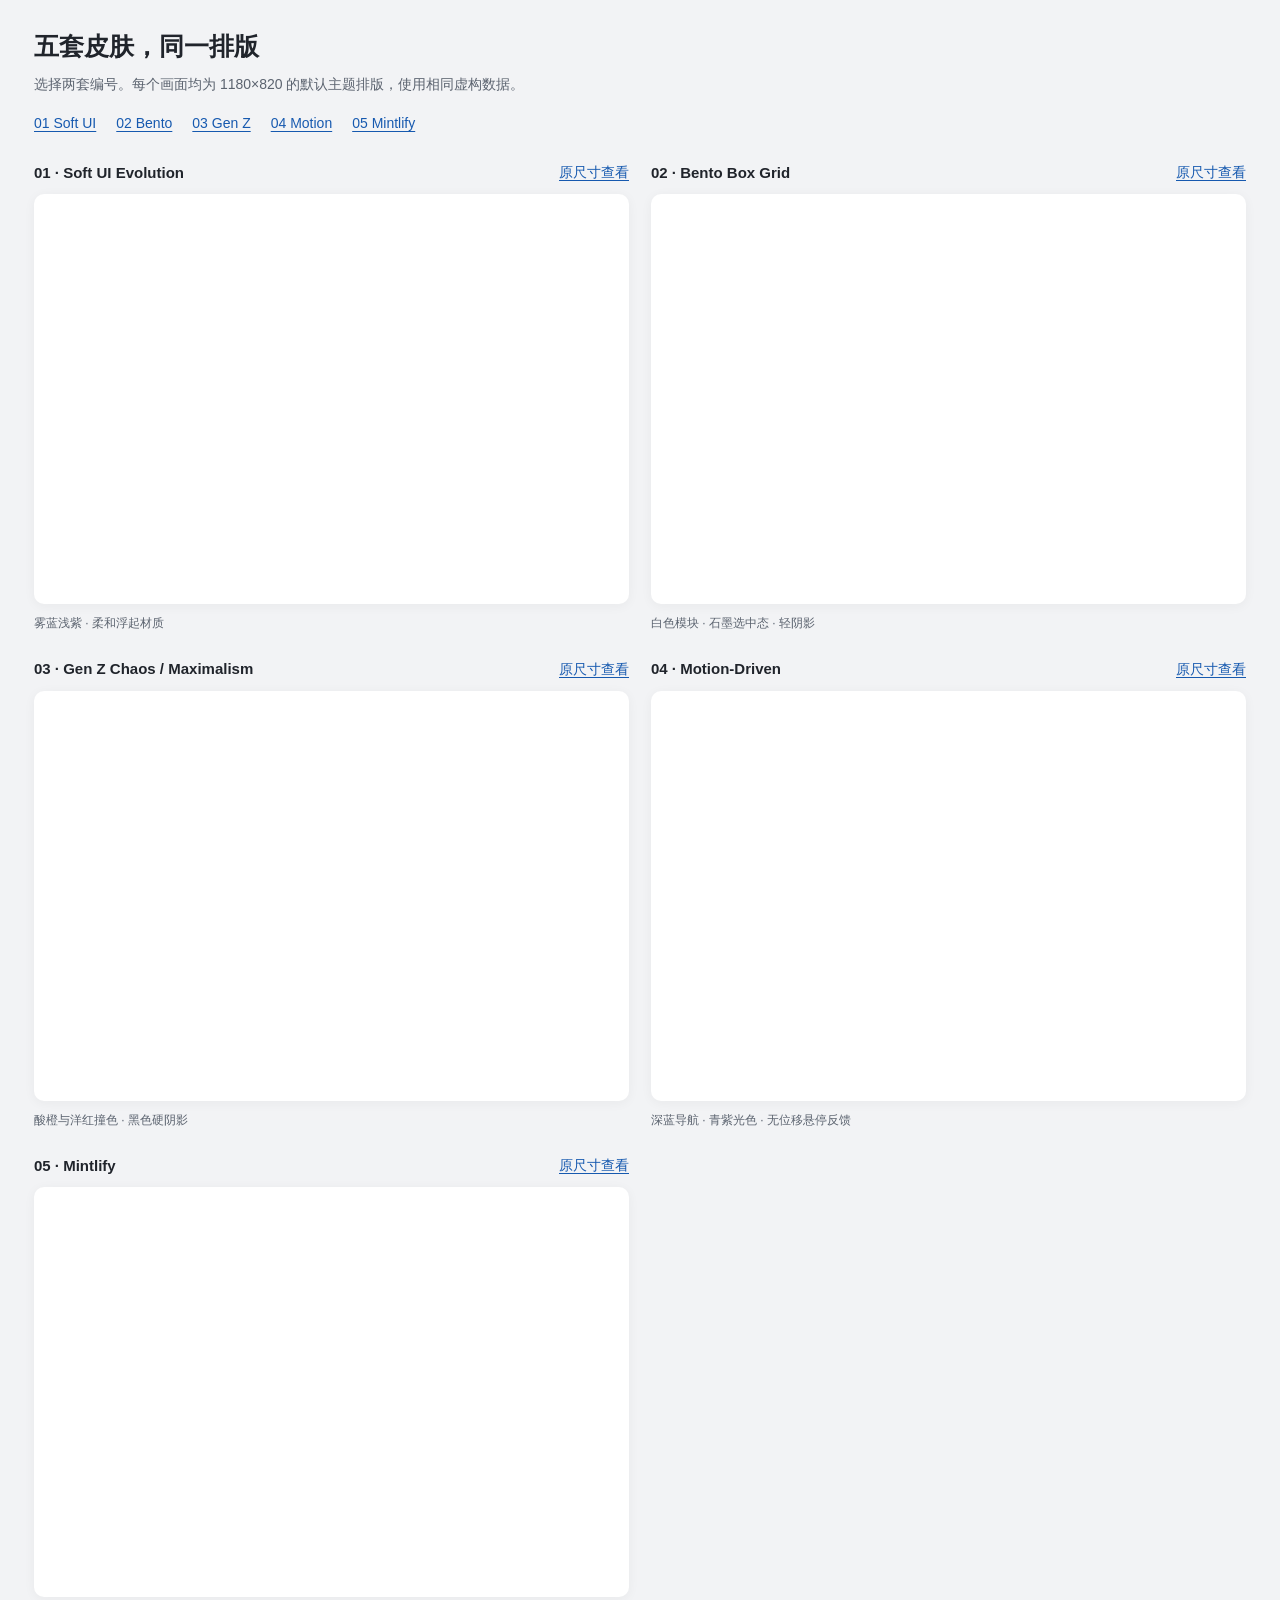
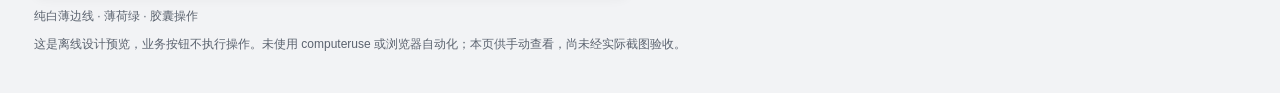
<file: docs/ui-skin-exploration/2026-10-16/index.html>
<!doctype html>
<html lang="zh-CN">
<head>
<meta charset="utf-8">
<meta name="viewport" content="width=device-width,initial-scale=1">
<meta name="color-scheme" content="light">
<title>Codex 路由 · 五套皮肤对比</title>
<style>
*{box-sizing:border-box}body{margin:0;background:#f2f3f5;color:#20242b;font:14px/1.5 -apple-system,BlinkMacSystemFont,"Segoe UI","PingFang SC","Microsoft YaHei",sans-serif}main{max-width:1260px;margin:auto;padding:28px 24px 40px}h1{font-size:25px;margin:0 0 8px}p{margin:0;color:#5b636f}.choices{display:flex;flex-wrap:wrap;gap:10px 20px;margin:18px 0 28px}a{color:#1659af;text-underline-offset:3px}a:focus-visible{outline:3px solid #1659af;outline-offset:4px}.grid{display:grid;grid-template-columns:repeat(2,minmax(0,1fr));gap:26px 22px}article{min-width:0}header{display:flex;align-items:center;justify-content:space-between;gap:12px;margin-bottom:10px}h2{font-size:15px;margin:0}.viewport{height:410px;overflow:auto;background:#fff;border-radius:10px;box-shadow:0 2px 12px #20242b0c}.scene{position:relative;width:590px;height:410px;overflow:hidden}iframe{position:absolute;inset:0;width:1180px;height:820px;border:0;transform:scale(.5);transform-origin:top left}.note{font-size:12px;margin-top:10px}@media(max-width:1000px){.grid{grid-template-columns:minmax(0,1fr)}main{max-width:650px}}@media(prefers-reduced-motion:no-preference){html{scroll-behavior:smooth}}
</style>
</head>
<body>
<main>
<h1>五套皮肤，同一排版</h1>
<p>选择两套编号。每个画面均为 1180×820 的默认主题排版，使用相同虚构数据。</p>
<nav class="choices" aria-label="候选导航"><a href="#soft">01 Soft UI</a><a href="#bento">02 Bento</a><a href="#chaos">03 Gen Z</a><a href="#motion">04 Motion</a><a href="#mintlify">05 Mintlify</a></nav>
<div class="grid">
<article id="soft"><header><h2>01 · Soft UI Evolution</h2><a href="preview.html?skin=soft" target="_blank" rel="noopener">原尺寸查看</a></header><div class="viewport"><div class="scene"><iframe src="preview.html?skin=soft" title="01 Soft UI Evolution 离线样张" sandbox="allow-scripts"></iframe></div></div><p class="note">雾蓝浅紫 · 柔和浮起材质</p></article>
<article id="bento"><header><h2>02 · Bento Box Grid</h2><a href="preview.html?skin=bento" target="_blank" rel="noopener">原尺寸查看</a></header><div class="viewport"><div class="scene"><iframe src="preview.html?skin=bento" title="02 Bento Box Grid 离线样张" sandbox="allow-scripts"></iframe></div></div><p class="note">白色模块 · 石墨选中态 · 轻阴影</p></article>
<article id="chaos"><header><h2>03 · Gen Z Chaos / Maximalism</h2><a href="preview.html?skin=chaos" target="_blank" rel="noopener">原尺寸查看</a></header><div class="viewport"><div class="scene"><iframe src="preview.html?skin=chaos" title="03 Gen Z Chaos / Maximalism 离线样张" sandbox="allow-scripts"></iframe></div></div><p class="note">酸橙与洋红撞色 · 黑色硬阴影</p></article>
<article id="motion"><header><h2>04 · Motion-Driven</h2><a href="preview.html?skin=motion" target="_blank" rel="noopener">原尺寸查看</a></header><div class="viewport"><div class="scene"><iframe src="preview.html?skin=motion" title="04 Motion-Driven 离线样张" sandbox="allow-scripts"></iframe></div></div><p class="note">深蓝导航 · 青紫光色 · 无位移悬停反馈</p></article>
<article id="mintlify"><header><h2>05 · Mintlify</h2><a href="preview.html?skin=mintlify" target="_blank" rel="noopener">原尺寸查看</a></header><div class="viewport"><div class="scene"><iframe src="preview.html?skin=mintlify" title="05 Mintlify 离线样张" sandbox="allow-scripts"></iframe></div></div><p class="note">纯白薄边线 · 薄荷绿 · 胶囊操作</p></article>
</div>
<p class="note">这是离线设计预览，业务按钮不执行操作。未使用 computeruse 或浏览器自动化；本页供手动查看，尚未经实际截图验收。</p>
</main>
</body>
</html>
</file>
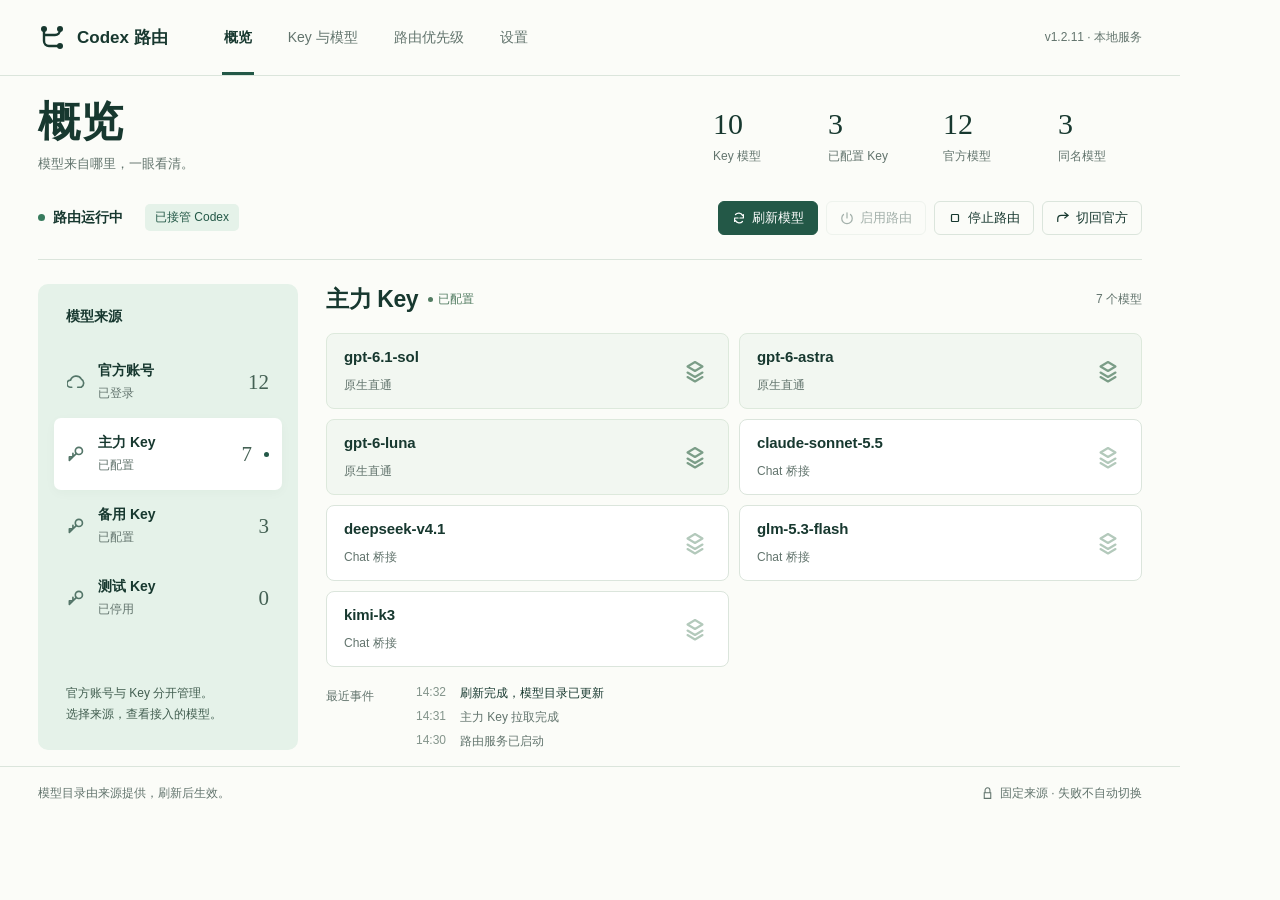
<file: docs/ui-exploration/2026-10-15/c-index-studio.html>
<!doctype html>
<html lang="zh-CN">
<head>
<meta charset="utf-8">
<meta name="viewport" content="width=device-width,initial-scale=1">
<title>C · 索引工作室</title>
<style>
:root{--ink:#17382f;--muted:#62746d;--mint:#e5f2e9;--green:#235847;--paper:#fbfcf8;--line:#dbe5dc;--radius:10px}
*{box-sizing:border-box}body{margin:0;background:var(--paper);color:var(--ink);font:14px -apple-system,BlinkMacSystemFont,"PingFang SC","Microsoft YaHei",sans-serif}button{font:inherit;cursor:pointer}button:focus-visible{outline:3px solid #478c73;outline-offset:3px}button:disabled{cursor:default;opacity:.38}.app{width:1180px;height:820px;overflow:hidden;display:grid;grid-template-rows:76px 118px 66px 1fr 54px}
.topbar{display:flex;align-items:center;padding:0 38px;gap:54px;border-bottom:1px solid var(--line)}.brand{display:flex;align-items:center;gap:11px;font-size:17px;font-weight:650;white-space:nowrap}.brand svg{width:28px;height:28px}.nav{display:flex;align-self:stretch;gap:32px}.nav button{padding:0 2px;background:none;border:0;color:var(--muted);position:relative;font-size:14px}.nav button.active{color:var(--ink);font-weight:650}.nav button.active:after{content:"";position:absolute;bottom:0;left:0;right:0;height:3px;background:var(--green)}.version{margin-left:auto;color:var(--muted);font-size:12px}
.heading{display:flex;align-items:center;padding:18px 38px;gap:28px}.heading h1{margin:0;font-family:"Songti SC","STSong","SimSun",Georgia,serif;font-size:42px;font-weight:650;letter-spacing:1px;line-height:1.2}.heading p{margin:8px 0 0;color:var(--muted);font-size:13px}.counts{display:flex;gap:31px;margin-left:auto}.count{min-width:84px}.count strong{display:block;font-family:Georgia,"Times New Roman",serif;font-size:30px;font-weight:400;line-height:1.2}.count span{display:block;margin-top:6px;font-size:12px;color:var(--muted)}
.controlbar{display:flex;align-items:center;margin:0 38px;padding:0 0 18px;border-bottom:1px solid var(--line);gap:10px}.state{display:flex;align-items:center;gap:8px;font-weight:600}.dot{width:7px;height:7px;border-radius:50%;background:#377b5d}.takeover{margin-left:12px;padding:5px 10px;border-radius:5px;background:var(--mint);font-size:12px;color:var(--green)}.actions{display:flex;gap:8px;margin-left:auto}.btn{height:34px;padding:0 13px;border:1px solid var(--line);border-radius:6px;background:#fff;color:var(--ink);display:flex;align-items:center;gap:6px;font-size:13px}.btn svg{width:14px;height:14px}.btn.primary{background:var(--green);border-color:var(--green);color:white}.btn.quiet{background:transparent}
.workspace{display:grid;grid-template-columns:260px 1fr;gap:28px;padding:24px 38px 20px;min-height:0}.sources{background:var(--mint);border-radius:var(--radius);padding:24px 16px;display:flex;flex-direction:column;min-height:0}.sources h2{font-size:14px;font-weight:600;margin:0 12px 20px}.source{width:100%;background:transparent;border:0;border-radius:7px;padding:16px 13px;text-align:left;display:flex;align-items:center;gap:12px;color:var(--ink)}.source svg{width:19px;height:19px;flex:none;color:#547669}.source.active{background:#fff;box-shadow:0 3px 12px #17382f08}.source-text{min-width:0;flex:1}.source strong{display:block;font-size:14px;font-weight:600}.source small{display:block;margin-top:5px;font-size:12px;color:var(--muted)}.source .amount{font-family:Georgia,serif;font-size:21px;color:#446154}.source .selected{width:5px;height:5px;border-radius:50%;background:var(--green)}.source-note{margin:auto 12px 0;padding-top:22px;color:#425e50;font-size:12px;line-height:1.8}
.catalog{min-width:0;display:flex;flex-direction:column}.catalog-head{display:flex;align-items:center;gap:10px;margin-bottom:18px}.catalog-head h2{margin:0;font-size:23px;letter-spacing:-.4px}.configured{font-size:12px;color:#517b61;display:flex;align-items:center;gap:5px}.configured:before{content:"";width:5px;height:5px;background:#517b61;border-radius:50%}.catalog-head .total{margin-left:auto;font-size:12px;color:var(--muted)}.model-grid{display:grid;grid-template-columns:1fr 1fr;gap:10px}.model{min-width:0;border:1px solid var(--line);border-radius:8px;padding:14px 17px;background:#fff;display:grid;grid-template-columns:1fr 28px;gap:11px 8px;min-height:76px}.model strong{font-size:15px;font-weight:550;letter-spacing:-.1px;white-space:nowrap}.model .wire{color:var(--muted);font-size:12px}.model svg{grid-column:2;grid-row:1 / span 2;width:24px;height:24px;align-self:center;color:#b3c9bb}.model.responses{background:#f2f7f1;border-color:#dde9dc}.model.responses svg{color:#7b9d87}
.events{margin-top:auto;padding-top:18px;display:grid;grid-template-columns:80px 1fr;gap:10px}.events h3{font-size:12px;font-weight:500;color:var(--muted);margin:3px 0 0}.event-list{display:flex;flex-direction:column;gap:7px}.event{display:flex;gap:14px;font-size:12px;color:var(--muted)}.event time{font-variant-numeric:tabular-nums;color:#83948b}.event:first-child{color:var(--ink)}
.footer{border-top:1px solid var(--line);padding:0 38px;display:flex;align-items:center;font-size:12px;color:var(--muted)}.footer .mode{margin-left:auto;display:flex;align-items:center;gap:6px}.footer svg{width:13px;height:13px}
</style>
</head>
<body>
<div class="app">
  <header class="topbar">
    <div class="brand"><svg viewBox="0 0 28 28" fill="none" aria-hidden="true"><path d="M6 5v12a5 5 0 0 0 5 5h11M6 11h11a5 5 0 0 0 5-5" stroke="currentColor" stroke-width="2.4" stroke-linecap="round"/><circle cx="6" cy="5" r="3" fill="currentColor"/><circle cx="22" cy="5" r="3" fill="currentColor"/><circle cx="22" cy="22" r="3" fill="currentColor"/></svg><span>Codex 路由</span></div>
    <nav class="nav" id="nav" aria-label="主导航"></nav>
    <span class="version" id="version"></span>
  </header>
  <section class="heading" aria-label="概览摘要">
    <div><h1>概览</h1><p>模型来自哪里，一眼看清。</p></div>
    <div class="counts" id="counts"></div>
  </section>
  <section class="controlbar" aria-label="路由控制">
    <div class="state"><span class="dot"></span>路由运行中</div><span class="takeover">已接管 Codex</span>
    <div class="actions" id="actions"></div>
  </section>
  <main class="workspace">
    <aside class="sources" aria-labelledby="source-title"><h2 id="source-title">模型来源</h2><div id="sources"></div><div class="source-note">官方账号与 Key 分开管理。<br>选择来源，查看接入的模型。</div></aside>
    <section class="catalog" aria-labelledby="catalog-title">
      <div class="catalog-head"><h2 id="catalog-title">主力 Key</h2><span class="configured">已配置</span><span class="total">7 个模型</span></div>
      <div class="model-grid" id="models" role="list"></div>
      <section class="events" aria-label="最近事件"><h3>最近事件</h3><div class="event-list" id="events"></div></section>
    </section>
  </main>
  <footer class="footer"><span>模型目录由来源提供，刷新后生效。</span><span class="mode"><svg viewBox="0 0 16 16" fill="none" aria-hidden="true"><path d="M5 7V4a3 3 0 0 1 6 0v3M4 7h8v7H4z" stroke="currentColor" stroke-width="1.3"/></svg>固定来源 · 失败不自动切换</span></footer>
</div>
<script src="data.js"></script>
<script>
const data=window.ROUTER_PREVIEW;
const symbols={refresh:'<path d="M13 4v4H9M3 12V8h4M4 4a5 5 0 0 1 8 1M4 11a5 5 0 0 0 8 1"/>',power:'<path d="M8 2v6M4 4a6 6 0 1 0 8 0"/>',stop:'<rect x="4" y="4" width="8" height="8" rx="1"/>',direct:'<path d="M2 12V9a4 4 0 0 1 4-4h8m-4-3 4 3-4 3"/>'};
function svg(body,view='0 0 16 16'){return `<svg viewBox="${view}" fill="none" stroke="currentColor" stroke-width="1.4" stroke-linecap="round" stroke-linejoin="round" aria-hidden="true">${body}</svg>`;}
document.getElementById('nav').innerHTML=data.nav.map((name,index)=>`<button type="button" class="${index===0?'active':''}" ${index===0?'aria-current="page"':''}>${name}</button>`).join('');
document.getElementById('version').textContent=`v${data.version} · 本地服务`;
document.getElementById('counts').innerHTML=data.counts.map(item=>`<div class="count"><strong>${item.value}</strong><span>${item.label}</span></div>`).join('');
document.getElementById('actions').innerHTML=data.actions.map((name,index)=>`<button type="button" class="btn ${index===0?'primary':'quiet'}" ${index===1?'disabled':''}>${svg(symbols[['refresh','power','stop','direct'][index]])}${name}</button>`).join('');
document.getElementById('sources').innerHTML=data.sources.map((source,index)=>`<button type="button" class="source ${source.selected?'active':''}" aria-pressed="${!!source.selected}">${svg(index===0?'<path d="M4 12H3a3 3 0 0 1 0-6 5 5 0 0 1 9-1 4 4 0 0 1 0 7H9"/>':'<circle cx="10" cy="5" r="3"/><path d="m8 7-6 6v-3h3V7"/>')}<span class="source-text"><strong>${source.name}</strong><small>${source.state}</small></span><span class="amount" aria-label="${source.count} 个模型">${source.count}</span>${source.selected?'<span class="selected"></span>':''}</button>`).join('');
document.getElementById('models').innerHTML=data.models.map(model=>`<article role="listitem" class="model ${model.wire==='原生直通'?'responses':''}"><strong>${model.name}</strong><span class="wire">${model.wire}</span>${svg('<path d="m3 5 5-3 5 3-5 3zM3 9l5 3 5-3M3 12l5 3 5-3"/>')}</article>`).join('');
document.getElementById('events').innerHTML=data.events.map(event=>`<div class="event"><time>${event.time}</time><span>${event.message}</span></div>`).join('');
console.info('ui-preview direction=C viewport=1180x820 data=synthetic backend=disconnected');
</script>
</body>
</html>
</file>
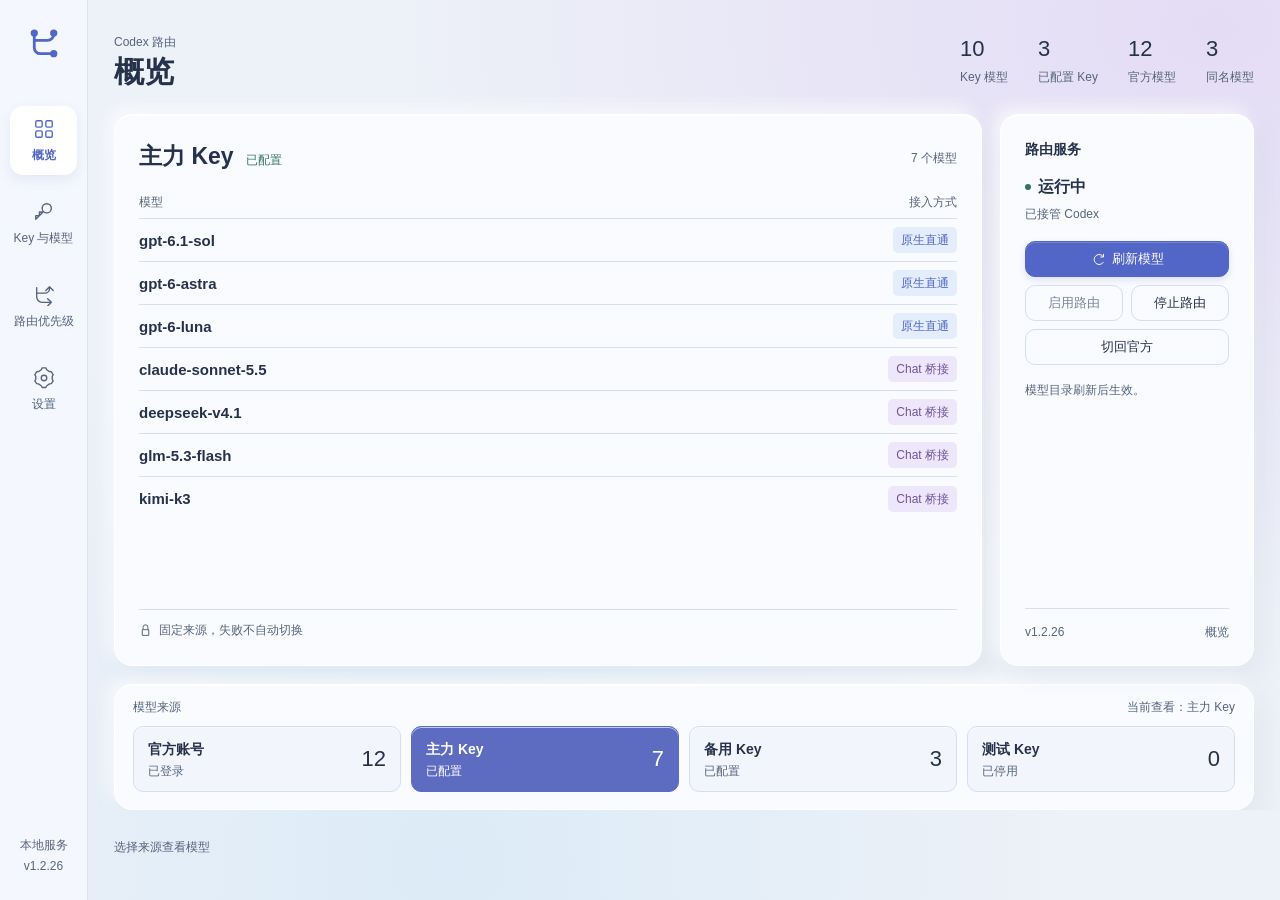
<file: docs/ui-skin-exploration/2026-10-16/preview.html>
<!doctype html>
<html lang="zh-CN" data-ui-style="layered" data-theme="light">
<head>
<meta charset="utf-8">
<meta name="viewport" content="width=device-width,initial-scale=1">
<meta name="color-scheme" content="light">
<title>Codex 路由 · 皮肤候选</title>
<script>
const PREVIEW_SKINS={soft:'01 Soft UI Evolution',bento:'02 Bento Box Grid',chaos:'03 Gen Z Chaos / Maximalism',motion:'04 Motion-Driven',mintlify:'05 Mintlify'};
const requestedSkin=new URLSearchParams(location.search).get('skin');
const skin=Object.prototype.hasOwnProperty.call(PREVIEW_SKINS,requestedSkin)?requestedSkin:'soft';
document.documentElement.setAttribute('data-preview-skin',skin);
document.title='Codex 路由 · '+PREVIEW_SKINS[skin];
</script>
<link rel="stylesheet" href="base.css">
<link rel="stylesheet" href="skins.css">
</head>
<body>

<a class="skip" href="#page">跳到工作区</a>
<div class="app" id="app">
  <header class="masthead">
    <div class="heading-brand"><h1 class="brand"><svg class="style-mark" viewBox="0 0 28 28" fill="none" aria-hidden="true"><path d="M6 5v12a5 5 0 0 0 5 5h11M6 11h11a5 5 0 0 0 5-5" stroke="currentColor" stroke-width="2.3" stroke-linecap="round"/><circle cx="6" cy="5" r="3" fill="currentColor"/><circle cx="22" cy="5" r="3" fill="currentColor"/><circle cx="22" cy="22" r="3" fill="currentColor"/></svg><span class="wordmark">Codex</span><span>路由</span></h1><h2 class="page-title" id="title">概览</h2><p class="page-description">模型来自哪里，一眼看清。</p></div>
    <span class="sr-only" id="brand-sub"></span>
    <div class="identity"><span class="running-state" id="running-status">连接中</span><span id="top-pill" class="pill">读取状态…</span></div>
    <div class="masthead-counts" id="masthead-counts"></div>
  </header>
  <main class="body" id="page" aria-labelledby="title"></main>
  <footer class="navigation-band"><svg class="rail-mark" viewBox="0 0 28 28" fill="none" aria-hidden="true"><path d="M6 5v12a5 5 0 0 0 5 5h11M6 11h11a5 5 0 0 0 5-5" stroke="currentColor" stroke-width="2.3" stroke-linecap="round"/><circle cx="6" cy="5" r="3" fill="currentColor"/><circle cx="22" cy="5" r="3" fill="currentColor"/><circle cx="22" cy="22" r="3" fill="currentColor"/></svg><nav class="nav" id="nav" aria-label="主导航"></nav><div class="rail-local">本地服务<br><span id="rail-version"></span></div><div class="foot" id="foot"></div></footer>
</div>
<div class="modal" id="modal" role="dialog" aria-modal="true" aria-labelledby="modal-title"></div>
<div class="toast" id="toast" role="status" aria-live="polite"></div>
<script>
const NAV=[['overview','概览'],['keys','Key 与模型'],['priority','路由优先级'],['settings','设置']];
const TITLE={overview:'概览',keys:'Key 与模型',priority:'路由优先级',settings:'设置'};
const ICONS={
  overview:'<rect x="3" y="3" width="7" height="7" rx="1.5"/><rect x="14" y="3" width="7" height="7" rx="1.5"/><rect x="3" y="14" width="7" height="7" rx="1.5"/><rect x="14" y="14" width="7" height="7" rx="1.5"/>',
  key:'<circle cx="15" cy="8" r="5"/><path d="m11 12-8 8v-4h4v-4h4"/>',
  route:'<path d="M4 4v10a6 6 0 0 0 6 6h10M4 10h9a5 5 0 0 0 5-5V3m-4 4 4-4 4 4m-6 9 4 4-4 4"/>',
  settings:'<path d="m9 3 1-2h4l1 2 3 2 2 .2 2 3-1 2v3l1 2-2 3-2 .2-3 2-1 2h-4l-1-2-3-2-2-.2-2-3 1-2v-3l-1-2 2-3L6 5z"/><circle cx="12" cy="12" r="3"/>',
  models:'<path d="m12 3 9 5-9 5-9-5zM3 12l9 5 9-5M3 16l9 5 9-5"/>',
  cloud:'<path d="M7 18H6a4 4 0 0 1-1-8 7 7 0 0 1 13-2 5 5 0 0 1 0 10h-1m-8-4 3 3 5-5"/>',
  refresh:'<path d="M20 8a8 8 0 1 0 0 8M20 3v5h-5"/>',
  power:'<path d="M12 2v10M6 5a9 9 0 1 0 12 0"/>',
  stop:'<rect x="5" y="5" width="14" height="14" rx="2"/>',
  direct:'<path d="M4 17v-4a5 5 0 0 1 5-5h11m-5-5 5 5-5 5"/>',
  plus:'<path d="M12 4v16M4 12h16"/>',
  edit:'<path d="m16 3 5 5-13 13H3v-5zM13 6l5 5"/>',
  trash:'<path d="M3 6h18M9 6V3h6v3M5 6l1 15h12l1-15M10 10v7M14 10v7"/>',
  save:'<path d="M20 21H4a1 1 0 0 1-1-1V4a1 1 0 0 1 1-1h13l4 4v13a1 1 0 0 1-1 1zM7 3v6h9V3M7 21v-8h10v8"/>',
  folder:'<path d="M3 7V4h6l3 3h9v13H3z"/>',
  sun:'<circle cx="12" cy="12" r="4"/><path d="M12 1v2M12 21v2M1 12h2M21 12h2M4 4l2 2M18 18l2 2M4 20l2-2M18 6l2-2"/>',
  info:'<circle cx="12" cy="12" r="9"/><path d="M12 11v6M12 7v.1"/>',
};
function icon(name){return `<svg class="icon" viewBox="0 0 24 24" fill="none" stroke="currentColor" stroke-width="1.5" stroke-linecap="round" stroke-linejoin="round" aria-hidden="true" focusable="false">${ICONS[name]}</svg>`;}
function iconTile(name){return `<span class="section-icon">${icon(name)}</span>`;}

const STATE={"app_version": "1.2.26", "platform": "macos", "taken_over": true, "keys": [{"id": "preview-main", "name": "主力 Key", "included_count": 7, "enabled": true, "has_key": true}, {"id": "preview-backup", "name": "备用 Key", "included_count": 3, "enabled": true, "has_key": true}, {"id": "preview-test", "name": "测试 Key", "included_count": 0, "enabled": false, "has_key": true}], "models": [{"slug": "gpt-6.1-sol", "source": "preview-main", "wire_api": "responses"}, {"slug": "gpt-6-astra", "source": "preview-main", "wire_api": "responses"}, {"slug": "gpt-6-luna", "source": "preview-main", "wire_api": "responses"}, {"slug": "claude-sonnet-5.5", "source": "preview-main", "wire_api": "chat"}, {"slug": "deepseek-v4.1", "source": "preview-main", "wire_api": "chat"}, {"slug": "glm-5.3-flash", "source": "preview-main", "wire_api": "chat"}, {"slug": "kimi-k3", "source": "preview-main", "wire_api": "chat"}, {"slug": "gpt-6.1-sol", "source": "preview-backup", "wire_api": "responses"}, {"slug": "gpt-6-astra", "source": "preview-backup", "wire_api": "responses"}, {"slug": "gpt-6-luna", "source": "preview-backup", "wire_api": "responses"}], "official": {"count": 12, "logged_in": true}, "conflicts": [{}, {}, {}], "router": {"running": true}, "task": {"status": "done"}};
let PAGE='overview',NAV_PAGE=null;
const OVERVIEW_SOURCE='preview-main',SELECTED_KEY='preview-main',BUSY=false;
function esc(value){return String(value==null?'':value).replace(/[&<>"']/g,c=>({'&':'&amp;','<':'&lt;','>':'&gt;','"':'&quot;',"'":'&#39;'}[c]));}
function appVersionText(state){return state&&state.app_version?'v'+String(state.app_version):'版本未知';}
function nav(){
  // 轮询只更新状态，保留导航按钮节点和键盘焦点。
  document.getElementById('app').setAttribute('data-page',PAGE);
  if(NAV_PAGE===PAGE)return;
  document.getElementById('nav').innerHTML=NAV.map(([k,t])=>`<button type="button" id="nav-${k}" class="${k===PAGE?'on':''}" data-nav="${k}" aria-label="${esc(t)}" title="${esc(t)}" ${k===PAGE?'aria-current="page"':''}>${icon({overview:"overview",keys:"key",priority:"route",settings:"settings"}[k]).replace('class="icon"','class="nav-icon"')}<span class="nav-label">${esc(t)}</span></button>`).join('');
  document.getElementById('title').textContent=TITLE[PAGE];
  NAV_PAGE=PAGE;
}
function foot(){
  document.getElementById('foot').textContent=PAGE==='overview'?'选择来源查看模型':'Codex 路由 · '+TITLE[PAGE];
  document.getElementById('rail-version').textContent=appVersionText(STATE);
  const counts=document.getElementById('masthead-counts');
  if(!STATE){
    counts.innerHTML=['Key 模型','已配置 Key','官方模型','同名模型'].map(label=>`<div><strong>—</strong><span>${label}</span></div>`).join('');
    return;
  }
  const running=document.getElementById('running-status');
  running.className='running-state'+(STATE.router.running?'':' off');
  running.textContent=STATE.router.running?'运行中':'已停止';
  document.getElementById('brand-sub').textContent=appVersionText(STATE)+' · '+(STATE.platform==='windows'?'Windows':'macOS');
  document.getElementById('top-pill').textContent=STATE.taken_over?'已接管 Codex':'官方直连';
  counts.innerHTML=[[STATE.models.length,'Key 模型'],[STATE.keys.length,'已配置 Key'],[STATE.official.count,'官方模型'],[STATE.conflicts.length,'同名模型']].map(([value,label])=>`<div><strong>${value}</strong><span>${label}</span></div>`).join('');
}
function toastTask(){
  const task=STATE&&STATE.task;
  if(!task)return '';
  if(task.status==='running')return `<span class="spin"></span> ${esc(taskKind(task.kind))}中…`;
  if(task.status==='error')return `<span class="tag err">上次失败</span>`;
  return '';
}
function sourceListHtml(overview){
  const s=STATE;
  const selected=overview?OVERVIEW_SOURCE:SELECTED_KEY===null?'official':SELECTED_KEY;
  const sources=[{id:'official',name:'官方账号',count:s.official.count,state:s.official.logged_in?'已登录':'未检测到登录'},...s.keys.map(k=>({id:k.id,name:k.name,count:k.included_count,state:!k.enabled?'已停用':k.has_key?'已配置':'缺密钥'}))];
  return sources.map(source=>{
    const action=overview?'select-overview-source':source.id==='official'?'select-official':'select-key';
    const attr=overview?`data-source="${esc(source.id)}"`:source.id==='official'?'':`data-id="${esc(source.id)}"`;
    return `<button type="button" id="${overview?'overview':'key'}-source-${esc(source.id)}" class="${overview?'overview-source':'keyitem'} ${selected===source.id?'on':''}" data-action="${action}" ${attr} aria-pressed="${selected===source.id}"><span class="source-icon">${icon(source.id==='official'?'cloud':'key')}</span><span class="source-copy"><span class="name">${esc(source.name)}</span><span class="meta">${esc(source.state)}</span></span><span class="source-number" aria-label="${source.count} 个模型">${source.count}</span></button>`;
  }).join('');
}
function pageOverview(){
  const s=STATE;
  const key=s.keys.find(k=>k.id===OVERVIEW_SOURCE);
  const official=!key;
  const models=official?(s.official.models||[]):s.models.filter(m=>m.source===key.id);
  const status=official?(s.official.logged_in?'已登录':'未检测到登录'):!key.enabled?'已停用':key.has_key?'已配置':'缺密钥';
  const direct='<svg viewBox="0 0 24 24" fill="none" aria-hidden="true"><path d="M3 12h18m-6-6 6 6-6 6" stroke="currentColor" stroke-width="1.5"/></svg>';
  const bridge='<svg viewBox="0 0 24 24" fill="none" aria-hidden="true"><path d="M3 8h15l-4-4m7 12H6l4 4M18 8l-4 4M6 16l4-4" stroke="currentColor" stroke-width="1.5"/></svg>';
  const rows=models.map(m=>{
    const chat=!official&&m.wire_api!=='responses';
    return `<li class="model ${chat?'bridge':''}"><span class="model-name">${esc(m.slug)}</span><span class="wire">${chat?bridge:direct}${official?'官方直连':wireLabel(m)}</span><span class="model-symbol">${icon('models')}</span></li>`;
  }).join('');
  return `<div class="overview overview-sources"><div class="sources-layout">
    <section class="source-models" aria-label="当前来源模型">
      <header class="source-heading"><h2>${official?'官方账号':esc(key.name)}<small>${status}</small></h2><span class="total">${models.length} 个模型</span></header>
      <div class="catalog-columns" aria-hidden="true"><span>模型</span><span>接入方式</span></div>
      <div class="scroll overview-model-table" id="overview-model-table"><ul class="model-list">${rows||`<li class="empty">${official?'前往“Key 与模型”拉取官方模型':'点击“刷新模型”接入模型'}</li>`}</ul></div>
      <p class="catalog-note"><svg viewBox="0 0 16 16" fill="none" aria-hidden="true"><path d="M4 7h8v7H4zM5 7V4a3 3 0 0 1 6 0v3" stroke="currentColor" stroke-width="1.2"/></svg>固定来源，失败不自动切换</p>
    </section>
    <aside class="sources-column" aria-label="来源与服务">
      <section class="source-index"><div class="sources-title"><h2>模型来源</h2><span class="dock-current">当前查看：${official?'官方账号':esc(key.name)}</span></div><div class="source-list scroll" id="overview-source-list">${sourceListHtml(true)}</div></section>
      <section class="overview-service"><header class="service-heading"><h2>路由服务</h2><span>本地服务</span></header>
        <div class="service-status"><span class="running-state ${s.router.running?'':'off'}">${s.router.running?'运行中':'已停止'}</span><span>${s.taken_over?'已接管 Codex':'官方直连'}</span></div>
        <div class="actionbar">
          <button class="btn primary" id="action-refresh" data-action="refresh" ${BUSY?'disabled':''}>${icon('refresh')}刷新模型</button>
          <button class="btn" id="action-start" data-action="start" ${BUSY||(s.router.running&&s.taken_over)?'disabled':''}>启用路由</button>
          <button class="btn" id="action-stop" data-action="stop" ${BUSY?'disabled':''}>停止路由</button>
          <button class="btn" id="action-direct" data-action="direct" ${BUSY?'disabled':''}>切回官方</button>
        </div><p class="source-note">模型目录刷新后生效。</p><div class="task-feedback" role="status">${toastTask()}</div>
        <div class="overview-version"><span>${esc(appVersionText(s))}</span><span>概览</span></div>
      </section>
    </aside>
  </div></div>`;
}
function wireLabel(model){
  return model&&model.wire_api==='responses'?'原生直通':'Chat 桥接';
}
nav();foot();
document.getElementById('page').innerHTML=pageOverview();
// 小样只呈现真实默认排版；不注册业务事件，也不发出网络请求。
console.info('皮肤候选已载入 candidate='+skin+' layout=layered viewport=1180x820 data=fictional backend=disconnected');

</script>
</body>
</html>
</file>
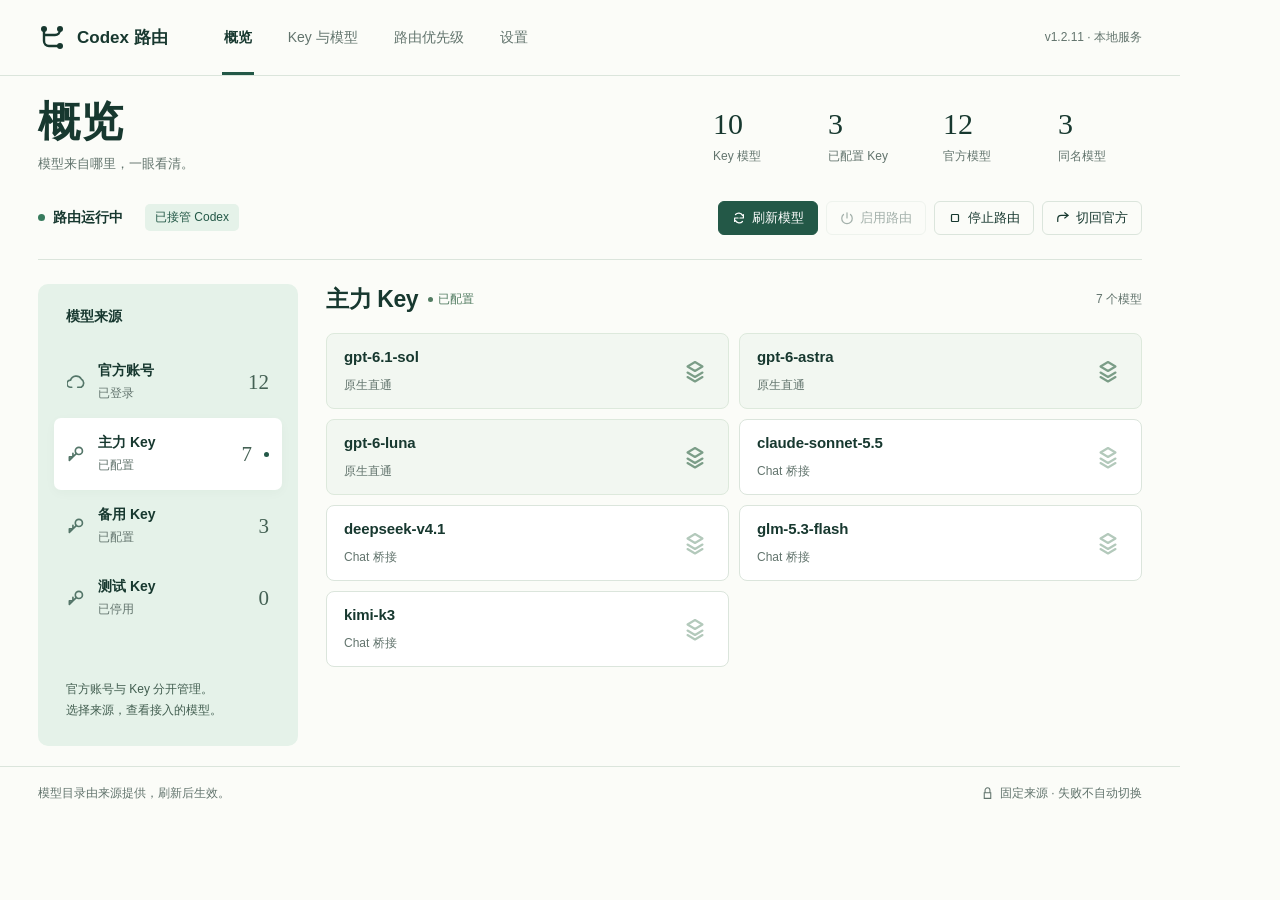
<file: docs/ui-style-switch/approved/c-overview.html>
<!doctype html>
<html lang="zh-CN">
<head>
<meta charset="utf-8">
<meta name="viewport" content="width=device-width,initial-scale=1">
<title>C · 索引工作室</title>
<style>
:root{--ink:#17382f;--muted:#62746d;--mint:#e5f2e9;--green:#235847;--paper:#fbfcf8;--line:#dbe5dc;--radius:10px}
*{box-sizing:border-box}body{margin:0;background:var(--paper);color:var(--ink);font:14px -apple-system,BlinkMacSystemFont,"PingFang SC","Microsoft YaHei",sans-serif}button{font:inherit;cursor:pointer}button:focus-visible{outline:3px solid #478c73;outline-offset:3px}button:disabled{cursor:default;opacity:.38}.app{width:1180px;height:820px;overflow:hidden;display:grid;grid-template-rows:76px 118px 66px 1fr 54px}
.topbar{display:flex;align-items:center;padding:0 38px;gap:54px;border-bottom:1px solid var(--line)}.brand{display:flex;align-items:center;gap:11px;font-size:17px;font-weight:650;white-space:nowrap}.brand svg{width:28px;height:28px}.nav{display:flex;align-self:stretch;gap:32px}.nav button{padding:0 2px;background:none;border:0;color:var(--muted);position:relative;font-size:14px}.nav button.active{color:var(--ink);font-weight:650}.nav button.active:after{content:"";position:absolute;bottom:0;left:0;right:0;height:3px;background:var(--green)}.version{margin-left:auto;color:var(--muted);font-size:12px}
.heading{display:flex;align-items:center;padding:18px 38px;gap:28px}.heading h1{margin:0;font-family:"Songti SC","STSong","SimSun",Georgia,serif;font-size:42px;font-weight:650;letter-spacing:1px;line-height:1.2}.heading p{margin:8px 0 0;color:var(--muted);font-size:13px}.counts{display:flex;gap:31px;margin-left:auto}.count{min-width:84px}.count strong{display:block;font-family:Georgia,"Times New Roman",serif;font-size:30px;font-weight:400;line-height:1.2}.count span{display:block;margin-top:6px;font-size:12px;color:var(--muted)}
.controlbar{display:flex;align-items:center;margin:0 38px;padding:0 0 18px;border-bottom:1px solid var(--line);gap:10px}.state{display:flex;align-items:center;gap:8px;font-weight:600}.dot{width:7px;height:7px;border-radius:50%;background:#377b5d}.takeover{margin-left:12px;padding:5px 10px;border-radius:5px;background:var(--mint);font-size:12px;color:var(--green)}.actions{display:flex;gap:8px;margin-left:auto}.btn{height:34px;padding:0 13px;border:1px solid var(--line);border-radius:6px;background:#fff;color:var(--ink);display:flex;align-items:center;gap:6px;font-size:13px}.btn svg{width:14px;height:14px}.btn.primary{background:var(--green);border-color:var(--green);color:white}.btn.quiet{background:transparent}
.workspace{display:grid;grid-template-columns:260px 1fr;gap:28px;padding:24px 38px 20px;min-height:0}.sources{background:var(--mint);border-radius:var(--radius);padding:24px 16px;display:flex;flex-direction:column;min-height:0}.sources h2{font-size:14px;font-weight:600;margin:0 12px 20px}.source{width:100%;background:transparent;border:0;border-radius:7px;padding:16px 13px;text-align:left;display:flex;align-items:center;gap:12px;color:var(--ink)}.source svg{width:19px;height:19px;flex:none;color:#547669}.source.active{background:#fff;box-shadow:0 3px 12px #17382f08}.source-text{min-width:0;flex:1}.source strong{display:block;font-size:14px;font-weight:600}.source small{display:block;margin-top:5px;font-size:12px;color:var(--muted)}.source .amount{font-family:Georgia,serif;font-size:21px;color:#446154}.source .selected{width:5px;height:5px;border-radius:50%;background:var(--green)}.source-note{margin:auto 12px 0;padding-top:22px;color:#425e50;font-size:12px;line-height:1.8}
.catalog{min-width:0;display:flex;flex-direction:column}.catalog-head{display:flex;align-items:center;gap:10px;margin-bottom:18px}.catalog-head h2{margin:0;font-size:23px;letter-spacing:-.4px}.configured{font-size:12px;color:#517b61;display:flex;align-items:center;gap:5px}.configured:before{content:"";width:5px;height:5px;background:#517b61;border-radius:50%}.catalog-head .total{margin-left:auto;font-size:12px;color:var(--muted)}.model-grid{display:grid;grid-template-columns:1fr 1fr;gap:10px}.model{min-width:0;border:1px solid var(--line);border-radius:8px;padding:14px 17px;background:#fff;display:grid;grid-template-columns:1fr 28px;gap:11px 8px;min-height:76px}.model strong{font-size:15px;font-weight:550;letter-spacing:-.1px;white-space:nowrap}.model .wire{color:var(--muted);font-size:12px}.model svg{grid-column:2;grid-row:1 / span 2;width:24px;height:24px;align-self:center;color:#b3c9bb}.model.responses{background:#f2f7f1;border-color:#dde9dc}.model.responses svg{color:#7b9d87}
.events{margin-top:auto;padding-top:18px;display:grid;grid-template-columns:80px 1fr;gap:10px}.events h3{font-size:12px;font-weight:500;color:var(--muted);margin:3px 0 0}.event-list{display:flex;flex-direction:column;gap:7px}.event{display:flex;gap:14px;font-size:12px;color:var(--muted)}.event time{font-variant-numeric:tabular-nums;color:#83948b}.event:first-child{color:var(--ink)}
.footer{border-top:1px solid var(--line);padding:0 38px;display:flex;align-items:center;font-size:12px;color:var(--muted)}.footer .mode{margin-left:auto;display:flex;align-items:center;gap:6px}.footer svg{width:13px;height:13px}
</style>
</head>
<body>
<div class="app">
  <header class="topbar">
    <div class="brand"><svg viewBox="0 0 28 28" fill="none" aria-hidden="true"><path d="M6 5v12a5 5 0 0 0 5 5h11M6 11h11a5 5 0 0 0 5-5" stroke="currentColor" stroke-width="2.4" stroke-linecap="round"/><circle cx="6" cy="5" r="3" fill="currentColor"/><circle cx="22" cy="5" r="3" fill="currentColor"/><circle cx="22" cy="22" r="3" fill="currentColor"/></svg><span>Codex 路由</span></div>
    <nav class="nav" id="nav" aria-label="主导航"></nav>
    <span class="version" id="version"></span>
  </header>
  <section class="heading" aria-label="概览摘要">
    <div><h1>概览</h1><p>模型来自哪里，一眼看清。</p></div>
    <div class="counts" id="counts"></div>
  </section>
  <section class="controlbar" aria-label="路由控制">
    <div class="state"><span class="dot"></span>路由运行中</div><span class="takeover">已接管 Codex</span>
    <div class="actions" id="actions"></div>
  </section>
  <main class="workspace">
    <aside class="sources" aria-labelledby="source-title"><h2 id="source-title">模型来源</h2><div id="sources"></div><div class="source-note">官方账号与 Key 分开管理。<br>选择来源，查看接入的模型。</div></aside>
    <section class="catalog" aria-labelledby="catalog-title">
      <div class="catalog-head"><h2 id="catalog-title">主力 Key</h2><span class="configured">已配置</span><span class="total">7 个模型</span></div>
      <div class="model-grid" id="models" role="list"></div>

    </section>
  </main>
  <footer class="footer"><span>模型目录由来源提供，刷新后生效。</span><span class="mode"><svg viewBox="0 0 16 16" fill="none" aria-hidden="true"><path d="M5 7V4a3 3 0 0 1 6 0v3M4 7h8v7H4z" stroke="currentColor" stroke-width="1.3"/></svg>固定来源 · 失败不自动切换</span></footer>
</div>
<script>
/* 三套设计共用的虚构内容，不连接管理服务或读取本机配置。 */
window.ROUTER_PREVIEW = Object.freeze({
  title: 'Codex 路由',
  version: '1.2.11',
  page: '概览',
  running: '运行中',
  takeover: '已接管 Codex',
  nav: ['概览', 'Key 与模型', '路由优先级', '设置'],
  actions: ['刷新模型', '启用路由', '停止路由', '切回官方'],
  counts: [
    { label: 'Key 模型', value: 10 },
    { label: '已配置 Key', value: 3 },
    { label: '官方模型', value: 12 },
    { label: '同名模型', value: 3 }
  ],
  sources: [
    { name: '官方账号', count: 12, state: '已登录' },
    { name: '主力 Key', count: 7, state: '已配置', selected: true },
    { name: '备用 Key', count: 3, state: '已配置' },
    { name: '测试 Key', count: 0, state: '已停用' }
  ],
  models: [
    { name: 'gpt-6.1-sol', wire: '原生直通' },
    { name: 'gpt-6-astra', wire: '原生直通' },
    { name: 'gpt-6-luna', wire: '原生直通' },
    { name: 'claude-sonnet-5.5', wire: 'Chat 桥接' },
    { name: 'deepseek-v4.1', wire: 'Chat 桥接' },
    { name: 'glm-5.3-flash', wire: 'Chat 桥接' },
    { name: 'kimi-k3', wire: 'Chat 桥接' }
  ]
});

</script>
<script>
const data=window.ROUTER_PREVIEW;
const symbols={refresh:'<path d="M13 4v4H9M3 12V8h4M4 4a5 5 0 0 1 8 1M4 11a5 5 0 0 0 8 1"/>',power:'<path d="M8 2v6M4 4a6 6 0 1 0 8 0"/>',stop:'<rect x="4" y="4" width="8" height="8" rx="1"/>',direct:'<path d="M2 12V9a4 4 0 0 1 4-4h8m-4-3 4 3-4 3"/>'};
function svg(body,view='0 0 16 16'){return `<svg viewBox="${view}" fill="none" stroke="currentColor" stroke-width="1.4" stroke-linecap="round" stroke-linejoin="round" aria-hidden="true">${body}</svg>`;}
document.getElementById('nav').innerHTML=data.nav.map((name,index)=>`<button type="button" class="${index===0?'active':''}" ${index===0?'aria-current="page"':''}>${name}</button>`).join('');
document.getElementById('version').textContent=`v${data.version} · 本地服务`;
document.getElementById('counts').innerHTML=data.counts.map(item=>`<div class="count"><strong>${item.value}</strong><span>${item.label}</span></div>`).join('');
document.getElementById('actions').innerHTML=data.actions.map((name,index)=>`<button type="button" class="btn ${index===0?'primary':'quiet'}" ${index===1?'disabled':''}>${svg(symbols[['refresh','power','stop','direct'][index]])}${name}</button>`).join('');
document.getElementById('sources').innerHTML=data.sources.map((source,index)=>`<button type="button" class="source ${source.selected?'active':''}" aria-pressed="${!!source.selected}">${svg(index===0?'<path d="M4 12H3a3 3 0 0 1 0-6 5 5 0 0 1 9-1 4 4 0 0 1 0 7H9"/>':'<circle cx="10" cy="5" r="3"/><path d="m8 7-6 6v-3h3V7"/>')}<span class="source-text"><strong>${source.name}</strong><small>${source.state}</small></span><span class="amount" aria-label="${source.count} 个模型">${source.count}</span>${source.selected?'<span class="selected"></span>':''}</button>`).join('');
document.getElementById('models').innerHTML=data.models.map(model=>`<article role="listitem" class="model ${model.wire==='原生直通'?'responses':''}"><strong>${model.name}</strong><span class="wire">${model.wire}</span>${svg('<path d="m3 5 5-3 5 3-5 3zM3 9l5 3 5-3M3 12l5 3 5-3"/>')}</article>`).join('');
console.info('ui-preview direction=C viewport=1180x820 data=synthetic backend=disconnected events=removed');
</script>
</body>
</html>
</file>
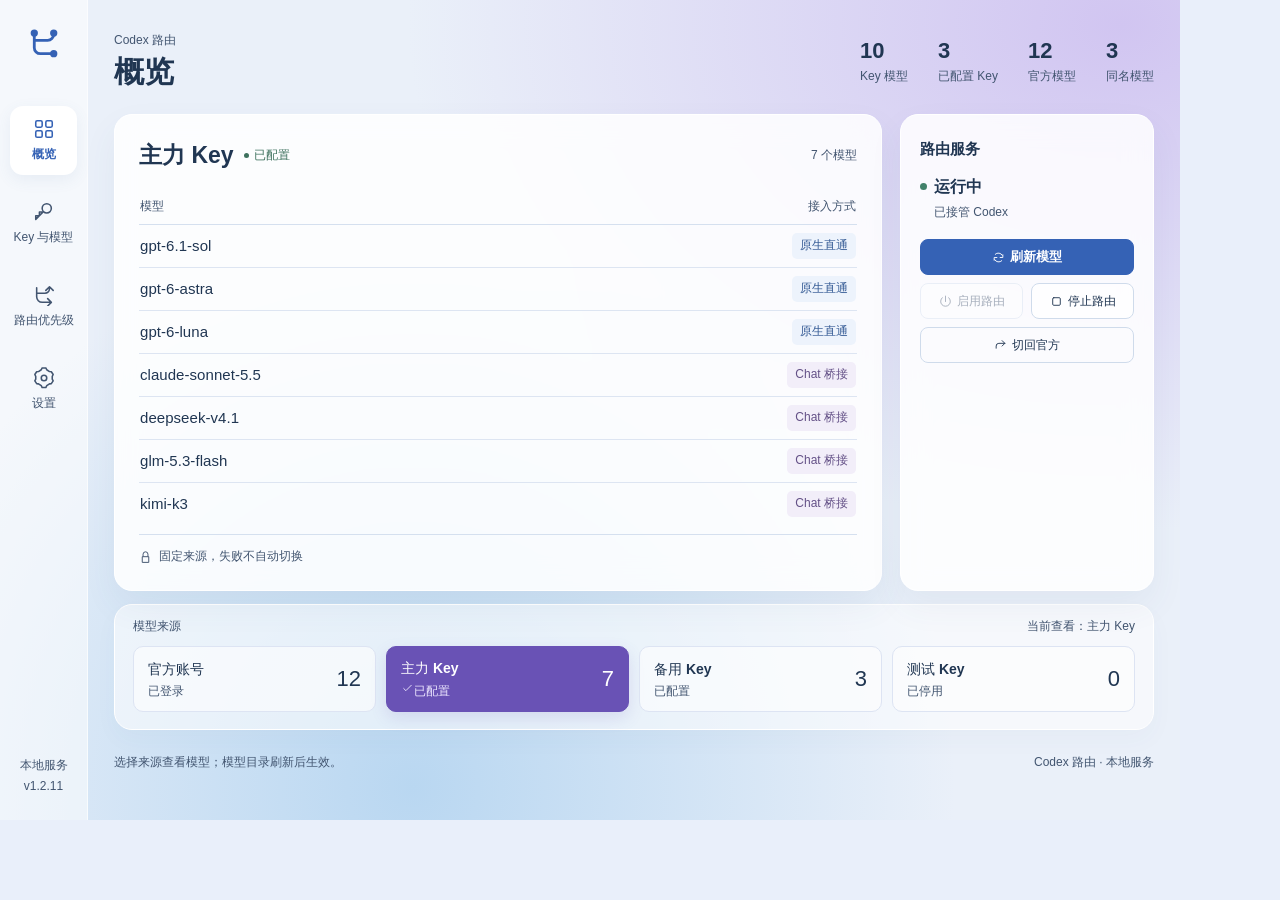
<file: docs/ui-style-switch/approved/f-overview.html>
<!doctype html>
<html lang="zh-CN">
<head>
<meta charset="utf-8">
<meta name="viewport" content="width=device-width,initial-scale=1">
<title>Codex 路由 · 浮层工作台</title>
<style>
:root{--ink:#203652;--muted:#425570;--blue:#3562b5;--line:#d5e0ef;--glass:#ffffffda;--violet:#6952b5}
*{box-sizing:border-box}body{margin:0;color:var(--ink);font:14px/1.45 -apple-system,BlinkMacSystemFont,"PingFang SC","Microsoft YaHei",sans-serif;background:#e9effa}button{font:inherit;cursor:pointer;color:inherit}button:focus-visible{outline:3px solid #3562b5;outline-offset:3px}button:disabled{cursor:default;opacity:.38}.app{width:1180px;height:820px;display:grid;grid-template-columns:88px 1fr;background:radial-gradient(ellipse at 95% 3%,#d1c5f1 0,transparent 45%),radial-gradient(ellipse at 35% 96%,#b9d7f1 0,transparent 50%),#eaf0f9}
.rail{display:flex;flex-direction:column;align-items:center;padding:27px 10px 24px;background:#ffffff88;border-right:1px solid #ffffffaa}.mark{width:34px;height:34px;color:var(--blue);margin-bottom:45px}.rail nav{display:grid;gap:14px;width:100%}.nav-button{border:0;background:transparent;min-height:69px;padding:12px 2px 9px;border-radius:13px;color:var(--muted);display:flex;flex-direction:column;align-items:center;gap:6px;font-size:12px;white-space:nowrap}.nav-button svg{width:22px;height:22px}.nav-button.active{background:#fff;color:var(--blue);box-shadow:0 5px 16px #4c6da115;font-weight:600}.rail .local{margin-top:auto;font-size:12px;line-height:1.7;color:var(--muted);text-align:center}
.main{padding:26px;display:grid;grid-template-rows:70px 472px 126px 30px;gap:18px;min-width:0}.heading{display:flex;align-items:center;gap:30px}.page-title .brand{font-size:12px;color:var(--muted);margin-bottom:4px}.page-title h1{font-size:30px;font-weight:650;letter-spacing:-.5px;margin:0;line-height:1.2}.counts{display:flex;gap:30px;margin-left:auto}.count strong{display:block;font-size:22px;font-weight:550;line-height:1.3;font-variant-numeric:tabular-nums}.count span{display:block;font-size:12px;color:var(--muted);margin-top:3px}
.work{display:grid;grid-template-columns:minmax(0,1fr) 254px;gap:18px;min-height:0}.sheet{background:var(--glass);border:1px solid #fff;border-radius:18px;box-shadow:0 15px 34px #435b8210;backdrop-filter:blur(14px);-webkit-backdrop-filter:blur(14px)}.models-sheet{padding:24px}.sheet-heading{display:flex;align-items:center;gap:10px;margin-bottom:18px}.sheet-heading h2{margin:0;font-size:23px;font-weight:600}.configured{font-size:12px;color:#3d715d;display:flex;align-items:center;gap:5px}.configured:before{content:"";width:5px;height:5px;background:#3d715d;border-radius:50%}.total{margin-left:auto;font-size:12px;color:var(--muted)}table{width:100%;border-collapse:collapse;text-align:left}thead{color:var(--muted);font-size:12px}thead th{height:34px;font-weight:500;border-bottom:1px solid var(--line)}tbody th,tbody td{height:43px;border-bottom:1px solid #dde5f2}tbody tr:last-child th,tbody tr:last-child td{border-bottom:0}tbody th{font-size:15px;font-weight:500;letter-spacing:.05px}tbody td{text-align:right;width:130px}.protocol{display:inline-block;padding:4px 8px;border-radius:5px;background:#edf3fc;color:#355b95;font-size:12px}.protocol.bridge{color:#645187;background:#f2eef9}.model-foot{display:flex;align-items:center;gap:7px;border-top:1px solid var(--line);padding-top:13px;margin-top:9px;color:var(--muted);font-size:12px}.model-foot svg{width:13px;height:13px}
.service-sheet{padding:23px 19px;display:flex;flex-direction:column}.service-sheet h2{font-size:15px;margin:0 0 15px;font-weight:600}.service-state{display:flex;align-items:center;gap:7px;font-size:16px;font-weight:600}.dot{width:7px;height:7px;background:#41816a;border-radius:50%}.takeover{font-size:12px;color:var(--muted);margin:6px 0 18px 14px}.actions{display:grid;grid-template-columns:1fr 1fr;gap:8px}.actions button{height:36px;font-size:12px;padding:0 6px;border:1px solid #cfdbeb;border-radius:8px;background:#ffffffa8;display:flex;align-items:center;justify-content:center;gap:5px}.actions svg{width:13px;height:13px}.actions button:first-child{grid-column:1/-1;background:var(--blue);border-color:var(--blue);color:#fff;font-size:13px;font-weight:600}.actions button:last-child{grid-column:1/-1;background:transparent}.events{margin-top:auto;border-top:1px solid var(--line);padding-top:17px}.events h3{font-size:12px;font-weight:500;margin:0 0 12px;color:var(--muted)}.event{margin-bottom:11px}.event:last-child{margin-bottom:0}.event time{font-size:12px;font-variant-numeric:tabular-nums;color:var(--muted)}.event p{font-size:12px;margin:3px 0 0}
.source-dock{background:#ffffff91;border:1px solid #fff;border-radius:18px;padding:13px 18px 15px;box-shadow:0 10px 24px #435b8208}.source-dock .dock-label{display:flex;align-items:center;justify-content:space-between;font-size:12px;color:var(--muted);margin-bottom:11px}.dock-label strong{font-weight:500}.source-items{display:grid;grid-template-columns:repeat(4,minmax(0,1fr));gap:10px}.source{width:100%;height:66px;background:#ffffff99;border:1px solid #dde4f3;border-radius:10px;padding:11px 14px;text-align:left;display:flex;align-items:center;justify-content:space-between;gap:10px}.source.active{color:#fff;background:var(--violet);border-color:var(--violet);box-shadow:0 6px 16px #6952b525}.source strong{display:block;font-weight:550;font-size:14px;white-space:nowrap}.source small{display:block;font-size:12px;color:var(--muted);margin-top:4px}.source.active small{color:#eee8ff}.source .number{font-size:22px;font-variant-numeric:tabular-nums;font-weight:500}.source svg{width:13px;height:13px}.source-meta{display:flex;align-items:center;gap:5px}
.footer{display:flex;align-items:center;justify-content:space-between;color:var(--muted);font-size:12px}.footer span:last-child{font-variant-numeric:tabular-nums}
</style>
</head>
<body>
<div class="app">
  <aside class="rail"><svg class="mark" viewBox="0 0 28 28" fill="none" aria-hidden="true"><path d="M6 5v12a5 5 0 0 0 5 5h11M6 11h11a5 5 0 0 0 5-5" stroke="currentColor" stroke-width="2.3" stroke-linecap="round"/><circle cx="6" cy="5" r="3" fill="currentColor"/><circle cx="22" cy="5" r="3" fill="currentColor"/><circle cx="22" cy="22" r="3" fill="currentColor"/></svg><nav id="nav" aria-label="主导航"></nav><div class="local">本地服务<br><span id="version"></span></div></aside>
  <main class="main">
    <header class="heading"><div class="page-title"><div class="brand">Codex 路由</div><h1>概览</h1></div><div class="counts" id="counts"></div></header>
    <div class="work">
      <section class="sheet models-sheet" aria-labelledby="model-title"><header class="sheet-heading"><h2 id="model-title">主力 Key</h2><span class="configured">已配置</span><span class="total">7 个模型</span></header><table><thead><tr><th scope="col">模型</th><th scope="col" style="text-align:right">接入方式</th></tr></thead><tbody id="models"></tbody></table><div class="model-foot"><svg viewBox="0 0 16 16" fill="none" aria-hidden="true"><path d="M4 7h8v7H4zM5 7V4a3 3 0 0 1 6 0v3" stroke="currentColor" stroke-width="1.2"/></svg>固定来源，失败不自动切换</div></section>
      <aside class="sheet service-sheet" aria-label="服务与控制"><h2>路由服务</h2><div class="service-state"><span class="dot"></span>运行中</div><div class="takeover">已接管 Codex</div><div class="actions" id="actions"></div></aside>
    </div>
    <section class="source-dock" aria-label="模型来源"><div class="dock-label"><strong>模型来源</strong><span>当前查看：主力 Key</span></div><div class="source-items" id="sources"></div></section>
    <footer class="footer"><span>选择来源查看模型；模型目录刷新后生效。</span><span>Codex 路由 · 本地服务</span></footer>
  </main>
</div>
<script>
/* 三套设计共用的虚构内容，不连接管理服务或读取本机配置。 */
window.ROUTER_PREVIEW = Object.freeze({
  title: 'Codex 路由',
  version: '1.2.11',
  page: '概览',
  running: '运行中',
  takeover: '已接管 Codex',
  nav: ['概览', 'Key 与模型', '路由优先级', '设置'],
  actions: ['刷新模型', '启用路由', '停止路由', '切回官方'],
  counts: [
    { label: 'Key 模型', value: 10 },
    { label: '已配置 Key', value: 3 },
    { label: '官方模型', value: 12 },
    { label: '同名模型', value: 3 }
  ],
  sources: [
    { name: '官方账号', count: 12, state: '已登录' },
    { name: '主力 Key', count: 7, state: '已配置', selected: true },
    { name: '备用 Key', count: 3, state: '已配置' },
    { name: '测试 Key', count: 0, state: '已停用' }
  ],
  models: [
    { name: 'gpt-6.1-sol', wire: '原生直通' },
    { name: 'gpt-6-astra', wire: '原生直通' },
    { name: 'gpt-6-luna', wire: '原生直通' },
    { name: 'claude-sonnet-5.5', wire: 'Chat 桥接' },
    { name: 'deepseek-v4.1', wire: 'Chat 桥接' },
    { name: 'glm-5.3-flash', wire: 'Chat 桥接' },
    { name: 'kimi-k3', wire: 'Chat 桥接' }
  ]
});

</script>
<script>
const data=window.ROUTER_PREVIEW;
function icon(path){return `<svg viewBox="0 0 24 24" fill="none" stroke="currentColor" stroke-width="1.7" stroke-linecap="round" stroke-linejoin="round" aria-hidden="true">${path}</svg>`;}
const navIcons=['<rect x="3" y="3" width="7" height="7" rx="1.5"/><rect x="14" y="3" width="7" height="7" rx="1.5"/><rect x="3" y="14" width="7" height="7" rx="1.5"/><rect x="14" y="14" width="7" height="7" rx="1.5"/>','<circle cx="15" cy="8" r="5"/><path d="m11 12-8 8v-4h4v-4h4"/>','<path d="M4 4v10a6 6 0 0 0 6 6h10M4 10h9a5 5 0 0 0 5-5V3m-4 4 4-4 4 4m-6 9 4 4-4 4"/>','<path d="m9 3 1-2h4l1 2 3 2 2 .2 2 3-1 2v3l1 2-2 3-2 .2-3 2-1 2h-4l-1-2-3-2-2-.2-2-3 1-2v-3l-1-2 2-3L6 5z"/><circle cx="12" cy="12" r="3"/>'];
const actionIcons=['<path d="M20 7v5h-5M4 17v-5h5M6 6a8 8 0 0 1 13 2M5 16a8 8 0 0 0 13 2"/>','<path d="M12 2v10M6 5a9 9 0 1 0 12 0"/>','<rect x="5" y="5" width="14" height="14" rx="2"/>','<path d="M4 17v-4a5 5 0 0 1 5-5h11m-5-5 5 5-5 5"/>'];
document.getElementById('version').textContent=`v${data.version}`;
document.getElementById('nav').innerHTML=data.nav.map((name,index)=>`<button type="button" class="nav-button ${index===0?'active':''}" ${index===0?'aria-current="page"':''}>${icon(navIcons[index])}<span>${name}</span></button>`).join('');
document.getElementById('counts').innerHTML=data.counts.map(item=>`<div class="count"><strong>${item.value}</strong><span>${item.label}</span></div>`).join('');
document.getElementById('models').innerHTML=data.models.map(model=>`<tr><th scope="row">${model.name}</th><td><span class="protocol ${model.wire==='Chat 桥接'?'bridge':''}">${model.wire}</span></td></tr>`).join('');
document.getElementById('actions').innerHTML=data.actions.map((name,index)=>`<button type="button" ${index===1?'disabled':''}>${icon(actionIcons[index])}${name}</button>`).join('');
document.getElementById('sources').innerHTML=data.sources.map(source=>`<button type="button" class="source ${source.selected?'active':''}" aria-pressed="${!!source.selected}"><span><strong>${source.name}</strong><small class="source-meta">${source.selected?icon('<path d="m5 12 4 4L19 6"/>'):''}${source.state}</small></span><span class="number" aria-label="${source.count} 个模型">${source.count}</span></button>`).join('');
console.info('ui-preview direction=F viewport=1180x820 source=shared-fictional-data backend=disconnected events=removed');
</script>
</body>
</html>
</file>
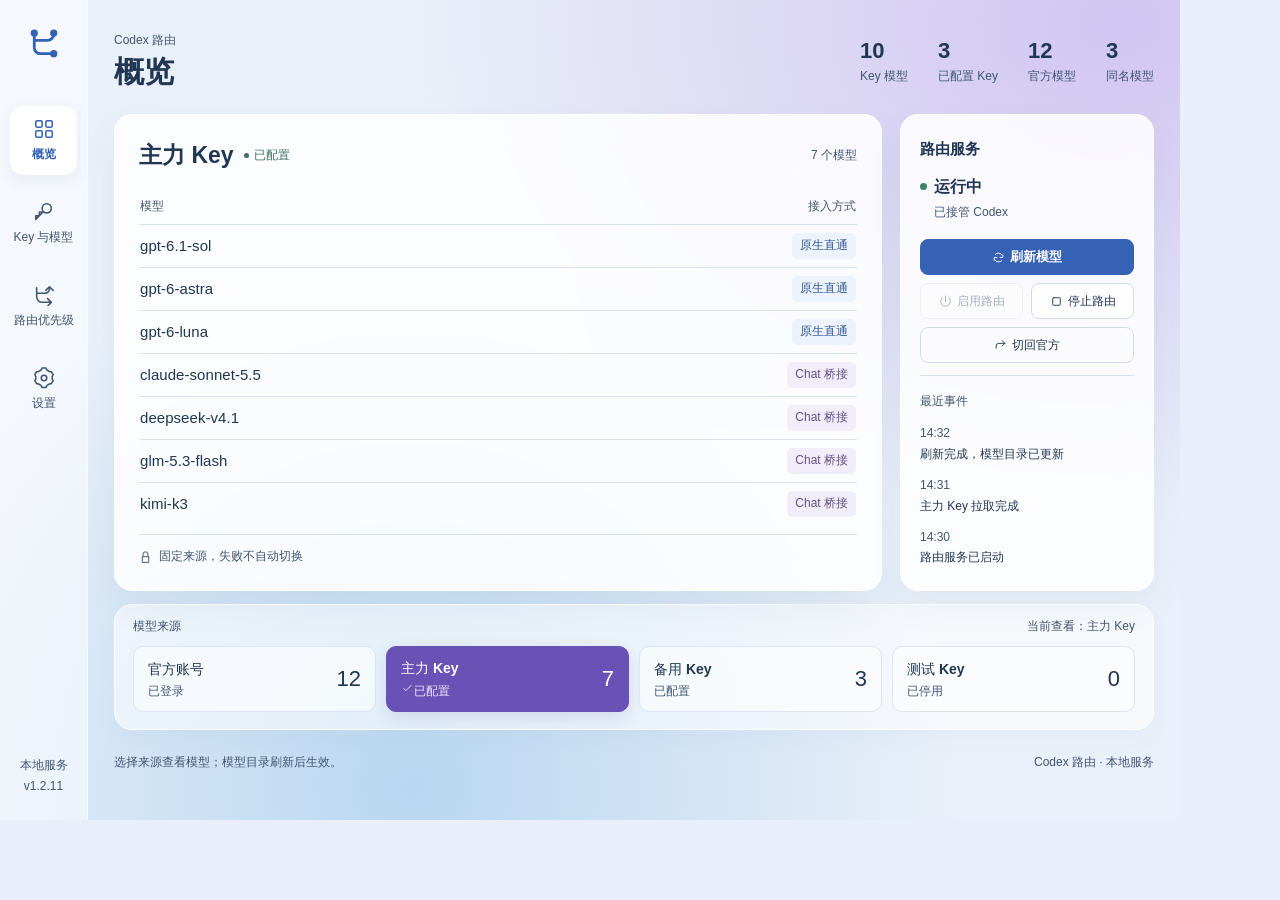
<file: docs/ui-exploration/2026-10-15/round-2/f-layered-workspace.html>
<!doctype html>
<html lang="zh-CN">
<head>
<meta charset="utf-8">
<meta name="viewport" content="width=device-width,initial-scale=1">
<title>Codex 路由 · 浮层工作台</title>
<style>
:root{--ink:#203652;--muted:#425570;--blue:#3562b5;--line:#d5e0ef;--glass:#ffffffda;--violet:#6952b5}
*{box-sizing:border-box}body{margin:0;color:var(--ink);font:14px/1.45 -apple-system,BlinkMacSystemFont,"PingFang SC","Microsoft YaHei",sans-serif;background:#e9effa}button{font:inherit;cursor:pointer;color:inherit}button:focus-visible{outline:3px solid #3562b5;outline-offset:3px}button:disabled{cursor:default;opacity:.38}.app{width:1180px;height:820px;display:grid;grid-template-columns:88px 1fr;background:radial-gradient(ellipse at 95% 3%,#d1c5f1 0,transparent 45%),radial-gradient(ellipse at 35% 96%,#b9d7f1 0,transparent 50%),#eaf0f9}
.rail{display:flex;flex-direction:column;align-items:center;padding:27px 10px 24px;background:#ffffff88;border-right:1px solid #ffffffaa}.mark{width:34px;height:34px;color:var(--blue);margin-bottom:45px}.rail nav{display:grid;gap:14px;width:100%}.nav-button{border:0;background:transparent;min-height:69px;padding:12px 2px 9px;border-radius:13px;color:var(--muted);display:flex;flex-direction:column;align-items:center;gap:6px;font-size:12px;white-space:nowrap}.nav-button svg{width:22px;height:22px}.nav-button.active{background:#fff;color:var(--blue);box-shadow:0 5px 16px #4c6da115;font-weight:600}.rail .local{margin-top:auto;font-size:12px;line-height:1.7;color:var(--muted);text-align:center}
.main{padding:26px;display:grid;grid-template-rows:70px 472px 126px 30px;gap:18px;min-width:0}.heading{display:flex;align-items:center;gap:30px}.page-title .brand{font-size:12px;color:var(--muted);margin-bottom:4px}.page-title h1{font-size:30px;font-weight:650;letter-spacing:-.5px;margin:0;line-height:1.2}.counts{display:flex;gap:30px;margin-left:auto}.count strong{display:block;font-size:22px;font-weight:550;line-height:1.3;font-variant-numeric:tabular-nums}.count span{display:block;font-size:12px;color:var(--muted);margin-top:3px}
.work{display:grid;grid-template-columns:minmax(0,1fr) 254px;gap:18px;min-height:0}.sheet{background:var(--glass);border:1px solid #fff;border-radius:18px;box-shadow:0 15px 34px #435b8210;backdrop-filter:blur(14px);-webkit-backdrop-filter:blur(14px)}.models-sheet{padding:24px}.sheet-heading{display:flex;align-items:center;gap:10px;margin-bottom:18px}.sheet-heading h2{margin:0;font-size:23px;font-weight:600}.configured{font-size:12px;color:#3d715d;display:flex;align-items:center;gap:5px}.configured:before{content:"";width:5px;height:5px;background:#3d715d;border-radius:50%}.total{margin-left:auto;font-size:12px;color:var(--muted)}table{width:100%;border-collapse:collapse;text-align:left}thead{color:var(--muted);font-size:12px}thead th{height:34px;font-weight:500;border-bottom:1px solid var(--line)}tbody th,tbody td{height:43px;border-bottom:1px solid #dde5f2}tbody tr:last-child th,tbody tr:last-child td{border-bottom:0}tbody th{font-size:15px;font-weight:500;letter-spacing:.05px}tbody td{text-align:right;width:130px}.protocol{display:inline-block;padding:4px 8px;border-radius:5px;background:#edf3fc;color:#355b95;font-size:12px}.protocol.bridge{color:#645187;background:#f2eef9}.model-foot{display:flex;align-items:center;gap:7px;border-top:1px solid var(--line);padding-top:13px;margin-top:9px;color:var(--muted);font-size:12px}.model-foot svg{width:13px;height:13px}
.service-sheet{padding:23px 19px;display:flex;flex-direction:column}.service-sheet h2{font-size:15px;margin:0 0 15px;font-weight:600}.service-state{display:flex;align-items:center;gap:7px;font-size:16px;font-weight:600}.dot{width:7px;height:7px;background:#41816a;border-radius:50%}.takeover{font-size:12px;color:var(--muted);margin:6px 0 18px 14px}.actions{display:grid;grid-template-columns:1fr 1fr;gap:8px}.actions button{height:36px;font-size:12px;padding:0 6px;border:1px solid #cfdbeb;border-radius:8px;background:#ffffffa8;display:flex;align-items:center;justify-content:center;gap:5px}.actions svg{width:13px;height:13px}.actions button:first-child{grid-column:1/-1;background:var(--blue);border-color:var(--blue);color:#fff;font-size:13px;font-weight:600}.actions button:last-child{grid-column:1/-1;background:transparent}.events{margin-top:auto;border-top:1px solid var(--line);padding-top:17px}.events h3{font-size:12px;font-weight:500;margin:0 0 12px;color:var(--muted)}.event{margin-bottom:11px}.event:last-child{margin-bottom:0}.event time{font-size:12px;font-variant-numeric:tabular-nums;color:var(--muted)}.event p{font-size:12px;margin:3px 0 0}
.source-dock{background:#ffffff91;border:1px solid #fff;border-radius:18px;padding:13px 18px 15px;box-shadow:0 10px 24px #435b8208}.source-dock .dock-label{display:flex;align-items:center;justify-content:space-between;font-size:12px;color:var(--muted);margin-bottom:11px}.dock-label strong{font-weight:500}.source-items{display:grid;grid-template-columns:repeat(4,minmax(0,1fr));gap:10px}.source{width:100%;height:66px;background:#ffffff99;border:1px solid #dde4f3;border-radius:10px;padding:11px 14px;text-align:left;display:flex;align-items:center;justify-content:space-between;gap:10px}.source.active{color:#fff;background:var(--violet);border-color:var(--violet);box-shadow:0 6px 16px #6952b525}.source strong{display:block;font-weight:550;font-size:14px;white-space:nowrap}.source small{display:block;font-size:12px;color:var(--muted);margin-top:4px}.source.active small{color:#eee8ff}.source .number{font-size:22px;font-variant-numeric:tabular-nums;font-weight:500}.source svg{width:13px;height:13px}.source-meta{display:flex;align-items:center;gap:5px}
.footer{display:flex;align-items:center;justify-content:space-between;color:var(--muted);font-size:12px}.footer span:last-child{font-variant-numeric:tabular-nums}
</style>
</head>
<body>
<div class="app">
  <aside class="rail"><svg class="mark" viewBox="0 0 28 28" fill="none" aria-hidden="true"><path d="M6 5v12a5 5 0 0 0 5 5h11M6 11h11a5 5 0 0 0 5-5" stroke="currentColor" stroke-width="2.3" stroke-linecap="round"/><circle cx="6" cy="5" r="3" fill="currentColor"/><circle cx="22" cy="5" r="3" fill="currentColor"/><circle cx="22" cy="22" r="3" fill="currentColor"/></svg><nav id="nav" aria-label="主导航"></nav><div class="local">本地服务<br><span id="version"></span></div></aside>
  <main class="main">
    <header class="heading"><div class="page-title"><div class="brand">Codex 路由</div><h1>概览</h1></div><div class="counts" id="counts"></div></header>
    <div class="work">
      <section class="sheet models-sheet" aria-labelledby="model-title"><header class="sheet-heading"><h2 id="model-title">主力 Key</h2><span class="configured">已配置</span><span class="total">7 个模型</span></header><table><thead><tr><th scope="col">模型</th><th scope="col" style="text-align:right">接入方式</th></tr></thead><tbody id="models"></tbody></table><div class="model-foot"><svg viewBox="0 0 16 16" fill="none" aria-hidden="true"><path d="M4 7h8v7H4zM5 7V4a3 3 0 0 1 6 0v3" stroke="currentColor" stroke-width="1.2"/></svg>固定来源，失败不自动切换</div></section>
      <aside class="sheet service-sheet" aria-label="服务与控制"><h2>路由服务</h2><div class="service-state"><span class="dot"></span>运行中</div><div class="takeover">已接管 Codex</div><div class="actions" id="actions"></div><section class="events"><h3>最近事件</h3><div id="events"></div></section></aside>
    </div>
    <section class="source-dock" aria-label="模型来源"><div class="dock-label"><strong>模型来源</strong><span>当前查看：主力 Key</span></div><div class="source-items" id="sources"></div></section>
    <footer class="footer"><span>选择来源查看模型；模型目录刷新后生效。</span><span>Codex 路由 · 本地服务</span></footer>
  </main>
</div>
<script src="../data.js"></script>
<script>
const data=window.ROUTER_PREVIEW;
function icon(path){return `<svg viewBox="0 0 24 24" fill="none" stroke="currentColor" stroke-width="1.7" stroke-linecap="round" stroke-linejoin="round" aria-hidden="true">${path}</svg>`;}
const navIcons=['<rect x="3" y="3" width="7" height="7" rx="1.5"/><rect x="14" y="3" width="7" height="7" rx="1.5"/><rect x="3" y="14" width="7" height="7" rx="1.5"/><rect x="14" y="14" width="7" height="7" rx="1.5"/>','<circle cx="15" cy="8" r="5"/><path d="m11 12-8 8v-4h4v-4h4"/>','<path d="M4 4v10a6 6 0 0 0 6 6h10M4 10h9a5 5 0 0 0 5-5V3m-4 4 4-4 4 4m-6 9 4 4-4 4"/>','<path d="m9 3 1-2h4l1 2 3 2 2 .2 2 3-1 2v3l1 2-2 3-2 .2-3 2-1 2h-4l-1-2-3-2-2-.2-2-3 1-2v-3l-1-2 2-3L6 5z"/><circle cx="12" cy="12" r="3"/>'];
const actionIcons=['<path d="M20 7v5h-5M4 17v-5h5M6 6a8 8 0 0 1 13 2M5 16a8 8 0 0 0 13 2"/>','<path d="M12 2v10M6 5a9 9 0 1 0 12 0"/>','<rect x="5" y="5" width="14" height="14" rx="2"/>','<path d="M4 17v-4a5 5 0 0 1 5-5h11m-5-5 5 5-5 5"/>'];
document.getElementById('version').textContent=`v${data.version}`;
document.getElementById('nav').innerHTML=data.nav.map((name,index)=>`<button type="button" class="nav-button ${index===0?'active':''}" ${index===0?'aria-current="page"':''}>${icon(navIcons[index])}<span>${name}</span></button>`).join('');
document.getElementById('counts').innerHTML=data.counts.map(item=>`<div class="count"><strong>${item.value}</strong><span>${item.label}</span></div>`).join('');
document.getElementById('models').innerHTML=data.models.map(model=>`<tr><th scope="row">${model.name}</th><td><span class="protocol ${model.wire==='Chat 桥接'?'bridge':''}">${model.wire}</span></td></tr>`).join('');
document.getElementById('actions').innerHTML=data.actions.map((name,index)=>`<button type="button" ${index===1?'disabled':''}>${icon(actionIcons[index])}${name}</button>`).join('');
document.getElementById('events').innerHTML=data.events.map(event=>`<div class="event"><time>${event.time}</time><p>${event.message}</p></div>`).join('');
document.getElementById('sources').innerHTML=data.sources.map(source=>`<button type="button" class="source ${source.selected?'active':''}" aria-pressed="${!!source.selected}"><span><strong>${source.name}</strong><small class="source-meta">${source.selected?icon('<path d="m5 12 4 4L19 6"/>'):''}${source.state}</small></span><span class="number" aria-label="${source.count} 个模型">${source.count}</span></button>`).join('');
console.info('ui-preview direction=F viewport=1180x820 source=shared-fictional-data backend=disconnected');
</script>
</body>
</html>
</file>
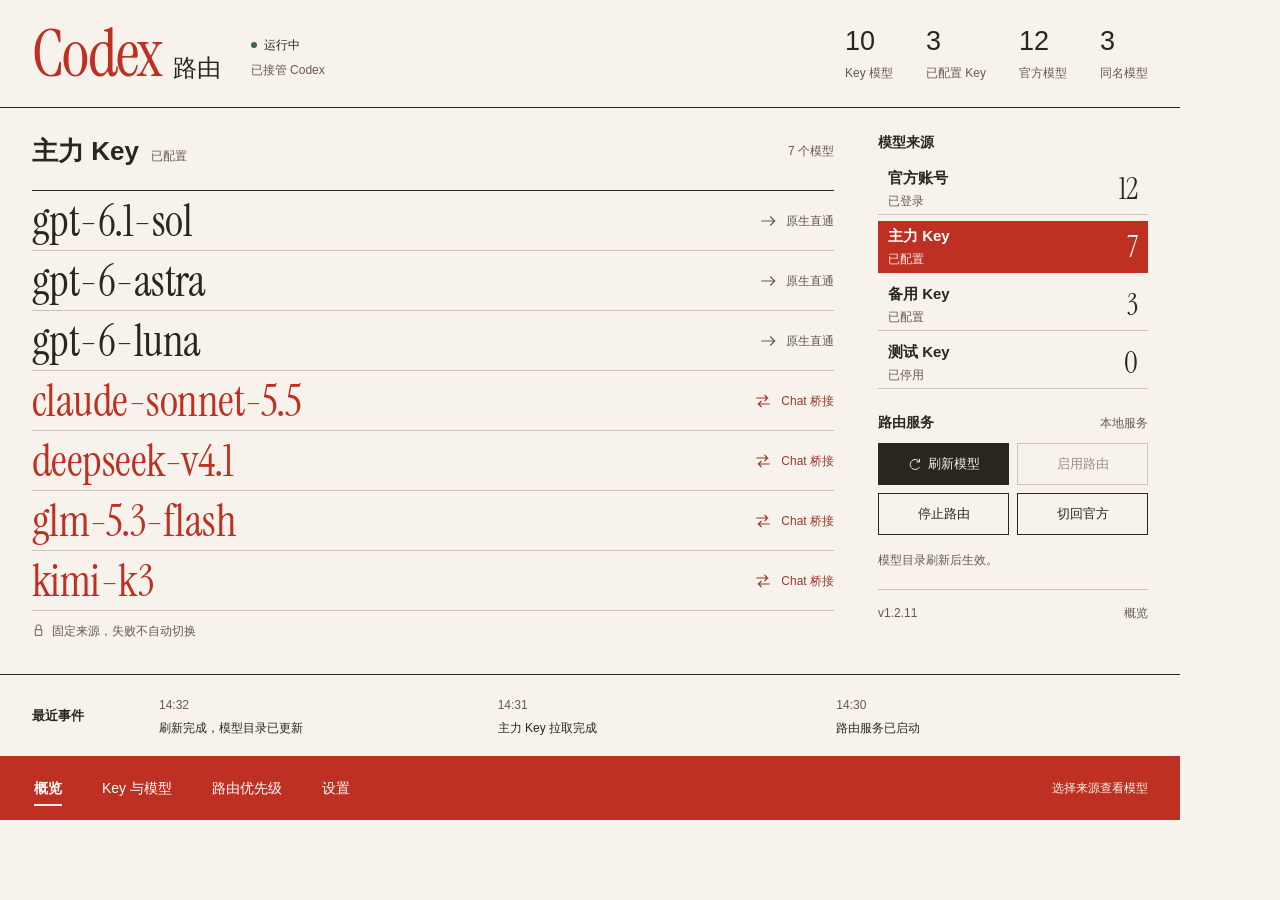
<file: docs/ui-exploration/2026-10-15/round-3/i-model-lexicon.html>
<!doctype html>
<html lang="zh-CN">
<head>
<meta charset="utf-8">
<meta name="viewport" content="width=device-width,initial-scale=1">
<title>Codex 路由 · 模型字典</title>
<style>
@font-face{font-family:Instrument;src:url('fonts/InstrumentSerif-Regular.ttf') format('truetype');font-weight:400;font-display:block}
:root{--paper:#f7f3ec;--ink:#29251f;--muted:#65594e;--red:#bd3022;--line:#cec3b6;--sans:-apple-system,BlinkMacSystemFont,"Segoe UI","PingFang SC","Microsoft YaHei",sans-serif}
*{box-sizing:border-box}body{margin:0;color:var(--ink);background:var(--paper);font:14px/1.5 var(--sans)}button{color:inherit;font:inherit;cursor:pointer}button:focus-visible,a:focus-visible{outline:3px solid var(--red);outline-offset:3px}button:disabled{cursor:default}::selection{background:var(--red);color:#fff}h1,h2,h3,p{margin:0}.app{width:1180px;height:820px;display:grid;grid-template-rows:108px 566px 82px 64px;background:var(--paper)}
.masthead{display:flex;align-items:center;padding:0 32px;border-bottom:1px solid var(--ink);gap:30px}.brand{display:flex;align-items:baseline;gap:12px;white-space:nowrap;font-weight:500;font-size:24px}.wordmark{font:66px/1 Instrument,Georgia,serif;letter-spacing:-.025em;color:var(--red)}.identity{display:flex;flex-direction:column;gap:7px;font-size:12px;color:var(--muted);padding-top:8px}.state{display:flex;align-items:center;gap:7px;color:var(--ink)}.state:before{content:"";width:6px;height:6px;border-radius:50%;background:#396653}.counts{margin-left:auto;display:flex;gap:33px}.count strong{display:block;font-size:27px;font-weight:500;line-height:1.2;font-variant-numeric:tabular-nums}.count span{display:block;font-size:12px;color:var(--muted);margin-top:6px}
.workspace{padding:24px 32px;display:grid;grid-template-columns:minmax(0,1fr) 270px;gap:44px}.catalog{min-width:0}.catalog-heading{height:58px;display:flex;align-items:flex-start;justify-content:space-between;padding-top:3px}.catalog-heading h2{font-size:26px;line-height:1.25;font-weight:600}.catalog-heading h2 small{margin-left:12px;font-size:12px;font-weight:400;color:var(--muted)}.catalog-heading .total{color:var(--muted);font-size:12px;line-height:32px}.model-list{list-style:none;margin:0;padding:0;border-top:1px solid var(--ink)}.model{height:60px;display:flex;align-items:center;justify-content:space-between;gap:20px;border-bottom:1px solid var(--line)}.model-name{font:44px/1 Instrument,Georgia,serif;font-size-adjust:from-font;letter-spacing:-.012em;white-space:nowrap}.wire{font-size:12px;color:var(--muted);display:flex;align-items:center;gap:9px;white-space:nowrap}.wire svg{width:18px;height:18px}.model.bridge .model-name{color:var(--red)}.model.bridge .wire{color:#9a392b}.catalog-note{height:39px;display:flex;align-items:center;gap:7px;color:var(--muted);font-size:12px}.catalog-note svg{width:13px;height:13px}
.inspector h2{font-size:14px;font-weight:650;margin-bottom:10px}.sources{display:grid;gap:6px}.source{height:52px;border:0;border-bottom:1px solid var(--line);background:transparent;display:flex;align-items:center;justify-content:space-between;padding:0 10px;text-align:left}.source:hover{background:#ede5da}.source.active{background:var(--red);color:#fff;border-color:var(--red)}.source strong{font-size:15px;font-weight:600;display:block}.source small{display:block;font-size:12px;color:var(--muted);margin-top:2px}.source.active small{color:#fff1e6}.source .amount{font:30px/1 Instrument,Georgia,serif}.service{margin-top:23px}.service-heading{display:flex;align-items:center;justify-content:space-between;margin-bottom:10px}.service-heading h2{margin:0}.service-heading span{font-size:12px;color:var(--muted)}.actions{display:grid;grid-template-columns:1fr 1fr;gap:8px}.actions button{height:42px;border:1px solid var(--ink);background:transparent;font-size:13px;display:flex;align-items:center;justify-content:center;gap:6px;padding:0 9px}.actions svg{width:15px;height:15px}.actions button:first-child{background:var(--ink);color:var(--paper)}.actions button:hover{background:#e8ded0}.actions button:first-child:hover{background:#493d30}.actions button:disabled{color:#9b8f81;border-color:#cfc5b8}.actions button:disabled:hover{background:transparent}.source-note{font-size:12px;color:var(--muted);line-height:1.7;margin-top:15px}.version-line{display:flex;align-items:center;justify-content:space-between;border-top:1px solid var(--line);padding-top:14px;margin-top:19px;color:var(--muted);font-size:12px}
.activity{border-top:1px solid var(--ink);padding:18px 32px;display:grid;grid-template-columns:100px repeat(3,minmax(0,1fr));gap:27px;align-items:center}.activity h2{font-size:13px;font-weight:650}.event time{font-size:12px;font-variant-numeric:tabular-nums;color:var(--muted)}.event p{font-size:12px;margin-top:4px}.navigation-band{display:flex;align-items:center;justify-content:space-between;padding:0 32px;background:var(--red);color:#fff}.navigation-band nav{display:flex;align-self:stretch;gap:36px}.navigation-band button{border:0;background:transparent;color:inherit;position:relative;padding:0 2px;font-weight:500;font-size:14px}.navigation-band button[aria-current="page"]{font-weight:700}.navigation-band button[aria-current="page"]:after{content:"";position:absolute;bottom:14px;height:2px;left:2px;right:2px;background:var(--paper)}.navigation-band button:hover{color:#ffe6d5}.navigation-band button:focus-visible{outline-color:#fff}.navigation-band p{font-size:12px;color:#fff1e6}.skip{position:absolute;left:-9999px}.skip:focus{left:20px;top:10px;background:var(--paper);padding:10px;z-index:2}
@supports not (font-size-adjust:from-font){.model-name{font-size:44px;line-height:1.05}}
</style>
</head>
<body>
<a class="skip" href="#models">跳到模型目录</a>
<div class="app">
  <header class="masthead"><h1 class="brand"><span class="wordmark">Codex</span><span>路由</span></h1><div class="identity"><span class="state" id="running"></span><span id="takeover"></span></div><div class="counts" id="counts"></div></header>
  <main class="workspace">
    <section class="catalog" aria-labelledby="source-heading"><header class="catalog-heading"><h2 id="source-heading">主力 Key<small>已配置</small></h2><span class="total">7 个模型</span></header><ul class="model-list" id="models"></ul><p class="catalog-note"><svg viewBox="0 0 16 16" fill="none" aria-hidden="true"><path d="M4 7h8v7H4zM5 7V4a3 3 0 0 1 6 0v3" stroke="currentColor" stroke-width="1.2"/></svg>固定来源，失败不自动切换</p></section>
    <aside class="inspector" aria-label="来源与服务"><section><h2>模型来源</h2><div class="sources" id="sources"></div></section><section class="service"><header class="service-heading"><h2>路由服务</h2><span>本地服务</span></header><div class="actions" id="actions"></div><p class="source-note">模型目录刷新后生效。</p><div class="version-line"><span id="version"></span><span>概览</span></div></section></aside>
  </main>
  <section class="activity" aria-label="最近事件"><h2>最近事件</h2><div id="events" style="display:contents"></div></section>
  <footer class="navigation-band"><nav id="nav" aria-label="主导航"></nav><p>选择来源查看模型</p></footer>
</div>
<script src="../data.js"></script>
<script>
const data=window.ROUTER_PREVIEW;
const direct='<svg viewBox="0 0 24 24" fill="none" aria-hidden="true"><path d="M3 12h18m-6-6 6 6-6 6" stroke="currentColor" stroke-width="1.5"/></svg>';
const bridge='<svg viewBox="0 0 24 24" fill="none" aria-hidden="true"><path d="M3 8h15l-4-4m7 12H6l4 4M18 8l-4 4M6 16l4-4" stroke="currentColor" stroke-width="1.5"/></svg>';
document.getElementById('running').textContent=data.running;
document.getElementById('takeover').textContent=data.takeover;
document.getElementById('version').textContent='v'+data.version;
document.getElementById('counts').innerHTML=data.counts.map(item=>`<div class="count"><strong>${item.value}</strong><span>${item.label}</span></div>`).join('');
document.getElementById('models').innerHTML=data.models.map(model=>`<li class="model ${model.wire==='Chat 桥接'?'bridge':''}"><span class="model-name">${model.name}</span><span class="wire">${model.wire==='Chat 桥接'?bridge:direct}${model.wire}</span></li>`).join('');
document.getElementById('sources').innerHTML=data.sources.map(source=>`<button type="button" class="source ${source.selected?'active':''}" aria-pressed="${!!source.selected}"><span><strong>${source.name}</strong><small>${source.state}</small></span><span class="amount" aria-label="${source.count} 个模型">${source.count}</span></button>`).join('');
document.getElementById('actions').innerHTML=data.actions.map((name,index)=>`<button type="button" ${index===1?'disabled':''}>${index===0?'<svg viewBox="0 0 24 24" fill="none" aria-hidden="true"><path d="M20 8a8 8 0 1 0 0 8M20 3v5h-5" stroke="currentColor" stroke-width="1.5"/></svg>':''}${name}</button>`).join('');
document.getElementById('events').innerHTML=data.events.map(event=>`<div class="event"><time>${event.time}</time><p>${event.message}</p></div>`).join('');
document.getElementById('nav').innerHTML=data.nav.map((name,index)=>`<button type="button" ${index===0?'aria-current="page"':''}>${name}</button>`).join('');
console.info('ui-preview direction=I viewport=1180x820 source=shared-fictional-data backend=disconnected');
</script>
</body>
</html>
</file>
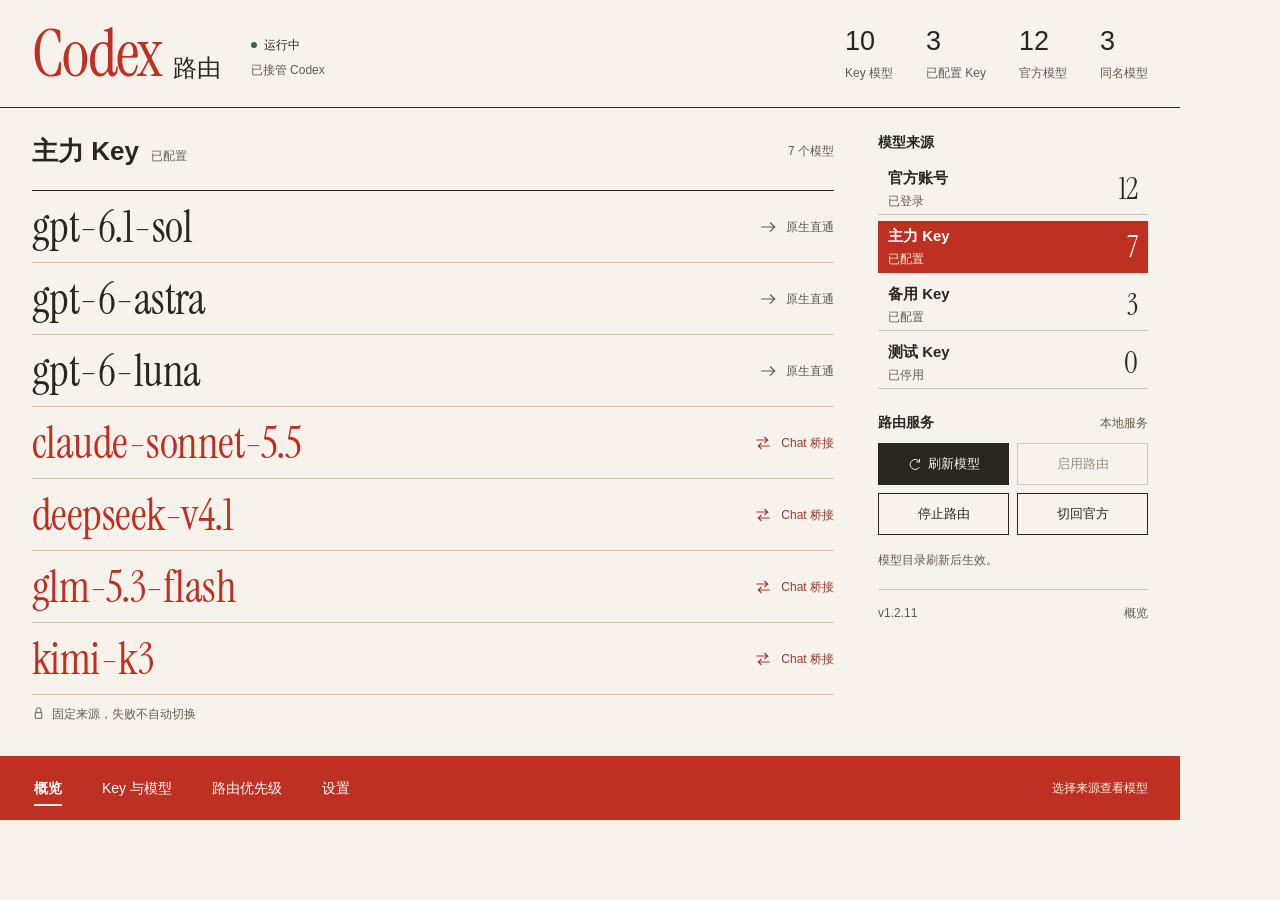
<file: docs/ui-exploration/2026-10-15/round-3/i-overview-approved.html>
<!doctype html>
<html lang="zh-CN">
<head>
<meta charset="utf-8">
<meta name="viewport" content="width=device-width,initial-scale=1">
<title>Codex 路由 · 模型字典</title>
<style>
@font-face{font-family:Instrument;src:url('fonts/InstrumentSerif-Regular.ttf') format('truetype');font-weight:400;font-display:block}
:root{--paper:#f7f3ec;--ink:#29251f;--muted:#65594e;--red:#bd3022;--line:#cec3b6;--sans:-apple-system,BlinkMacSystemFont,"Segoe UI","PingFang SC","Microsoft YaHei",sans-serif}
*{box-sizing:border-box}body{margin:0;color:var(--ink);background:var(--paper);font:14px/1.5 var(--sans)}button{color:inherit;font:inherit;cursor:pointer}button:focus-visible,a:focus-visible{outline:3px solid var(--red);outline-offset:3px}button:disabled{cursor:default}::selection{background:var(--red);color:#fff}h1,h2,h3,p{margin:0}.app{width:1180px;height:820px;display:grid;grid-template-rows:108px 648px 64px;background:var(--paper)}
.masthead{display:flex;align-items:center;padding:0 32px;border-bottom:1px solid var(--ink);gap:30px}.brand{display:flex;align-items:baseline;gap:12px;white-space:nowrap;font-weight:500;font-size:24px}.wordmark{font:66px/1 Instrument,Georgia,serif;letter-spacing:-.025em;color:var(--red)}.identity{display:flex;flex-direction:column;gap:7px;font-size:12px;color:var(--muted);padding-top:8px}.state{display:flex;align-items:center;gap:7px;color:var(--ink)}.state:before{content:"";width:6px;height:6px;border-radius:50%;background:#396653}.counts{margin-left:auto;display:flex;gap:33px}.count strong{display:block;font-size:27px;font-weight:500;line-height:1.2;font-variant-numeric:tabular-nums}.count span{display:block;font-size:12px;color:var(--muted);margin-top:6px}
.workspace{padding:24px 32px;display:grid;grid-template-columns:minmax(0,1fr) 270px;gap:44px}.catalog{min-width:0}.catalog-heading{height:58px;display:flex;align-items:flex-start;justify-content:space-between;padding-top:3px}.catalog-heading h2{font-size:26px;line-height:1.25;font-weight:600}.catalog-heading h2 small{margin-left:12px;font-size:12px;font-weight:400;color:var(--muted)}.catalog-heading .total{color:var(--muted);font-size:12px;line-height:32px}.model-list{list-style:none;margin:0;padding:0;border-top:1px solid var(--ink)}.model{height:72px;display:flex;align-items:center;justify-content:space-between;gap:20px;border-bottom:1px solid var(--line)}.model-name{font:44px/1 Instrument,Georgia,serif;font-size-adjust:from-font;letter-spacing:-.012em;white-space:nowrap}.wire{font-size:12px;color:var(--muted);display:flex;align-items:center;gap:9px;white-space:nowrap}.wire svg{width:18px;height:18px}.model.bridge .model-name{color:var(--red)}.model.bridge .wire{color:#9a392b}.catalog-note{height:37px;display:flex;align-items:center;gap:7px;color:var(--muted);font-size:12px}.catalog-note svg{width:13px;height:13px}
.inspector h2{font-size:14px;font-weight:650;margin-bottom:10px}.sources{display:grid;gap:6px}.source{height:52px;border:0;border-bottom:1px solid var(--line);background:transparent;display:flex;align-items:center;justify-content:space-between;padding:0 10px;text-align:left}.source:hover{background:#ede5da}.source.active{background:var(--red);color:#fff;border-color:var(--red)}.source strong{font-size:15px;font-weight:600;display:block}.source small{display:block;font-size:12px;color:var(--muted);margin-top:2px}.source.active small{color:#fff1e6}.source .amount{font:30px/1 Instrument,Georgia,serif}.service{margin-top:23px}.service-heading{display:flex;align-items:center;justify-content:space-between;margin-bottom:10px}.service-heading h2{margin:0}.service-heading span{font-size:12px;color:var(--muted)}.actions{display:grid;grid-template-columns:1fr 1fr;gap:8px}.actions button{height:42px;border:1px solid var(--ink);background:transparent;font-size:13px;display:flex;align-items:center;justify-content:center;gap:6px;padding:0 9px}.actions svg{width:15px;height:15px}.actions button:first-child{background:var(--ink);color:var(--paper)}.actions button:hover{background:#e8ded0}.actions button:first-child:hover{background:#493d30}.actions button:disabled{color:#9b8f81;border-color:#cfc5b8}.actions button:disabled:hover{background:transparent}.source-note{font-size:12px;color:var(--muted);line-height:1.7;margin-top:15px}.version-line{display:flex;align-items:center;justify-content:space-between;border-top:1px solid var(--line);padding-top:14px;margin-top:19px;color:var(--muted);font-size:12px}
.activity{border-top:1px solid var(--ink);padding:18px 32px;display:grid;grid-template-columns:100px repeat(3,minmax(0,1fr));gap:27px;align-items:center}.activity h2{font-size:13px;font-weight:650}.event time{font-size:12px;font-variant-numeric:tabular-nums;color:var(--muted)}.event p{font-size:12px;margin-top:4px}.navigation-band{display:flex;align-items:center;justify-content:space-between;padding:0 32px;background:var(--red);color:#fff}.navigation-band nav{display:flex;align-self:stretch;gap:36px}.navigation-band button{border:0;background:transparent;color:inherit;position:relative;padding:0 2px;font-weight:500;font-size:14px}.navigation-band button[aria-current="page"]{font-weight:700}.navigation-band button[aria-current="page"]:after{content:"";position:absolute;bottom:14px;height:2px;left:2px;right:2px;background:var(--paper)}.navigation-band button:hover{color:#ffe6d5}.navigation-band button:focus-visible{outline-color:#fff}.navigation-band p{font-size:12px;color:#fff1e6}.skip{position:absolute;left:-9999px}.skip:focus{left:20px;top:10px;background:var(--paper);padding:10px;z-index:2}
@supports not (font-size-adjust:from-font){.model-name{font-size:44px;line-height:1.05}}
</style>
</head>
<body>
<a class="skip" href="#models">跳到模型目录</a>
<div class="app">
  <header class="masthead"><h1 class="brand"><span class="wordmark">Codex</span><span>路由</span></h1><div class="identity"><span class="state" id="running"></span><span id="takeover"></span></div><div class="counts" id="counts"></div></header>
  <main class="workspace">
    <section class="catalog" aria-labelledby="source-heading"><header class="catalog-heading"><h2 id="source-heading">主力 Key<small>已配置</small></h2><span class="total">7 个模型</span></header><ul class="model-list" id="models"></ul><p class="catalog-note"><svg viewBox="0 0 16 16" fill="none" aria-hidden="true"><path d="M4 7h8v7H4zM5 7V4a3 3 0 0 1 6 0v3" stroke="currentColor" stroke-width="1.2"/></svg>固定来源，失败不自动切换</p></section>
    <aside class="inspector" aria-label="来源与服务"><section><h2>模型来源</h2><div class="sources" id="sources"></div></section><section class="service"><header class="service-heading"><h2>路由服务</h2><span>本地服务</span></header><div class="actions" id="actions"></div><p class="source-note">模型目录刷新后生效。</p><div class="version-line"><span id="version"></span><span>概览</span></div></section></aside>
  </main>
  <footer class="navigation-band"><nav id="nav" aria-label="主导航"></nav><p>选择来源查看模型</p></footer>
</div>
<script src="../data.js"></script>
<script>
const data=window.ROUTER_PREVIEW;
const direct='<svg viewBox="0 0 24 24" fill="none" aria-hidden="true"><path d="M3 12h18m-6-6 6 6-6 6" stroke="currentColor" stroke-width="1.5"/></svg>';
const bridge='<svg viewBox="0 0 24 24" fill="none" aria-hidden="true"><path d="M3 8h15l-4-4m7 12H6l4 4M18 8l-4 4M6 16l4-4" stroke="currentColor" stroke-width="1.5"/></svg>';
document.getElementById('running').textContent=data.running;
document.getElementById('takeover').textContent=data.takeover;
document.getElementById('version').textContent='v'+data.version;
document.getElementById('counts').innerHTML=data.counts.map(item=>`<div class="count"><strong>${item.value}</strong><span>${item.label}</span></div>`).join('');
document.getElementById('models').innerHTML=data.models.map(model=>`<li class="model ${model.wire==='Chat 桥接'?'bridge':''}"><span class="model-name">${model.name}</span><span class="wire">${model.wire==='Chat 桥接'?bridge:direct}${model.wire}</span></li>`).join('');
document.getElementById('sources').innerHTML=data.sources.map(source=>`<button type="button" class="source ${source.selected?'active':''}" aria-pressed="${!!source.selected}"><span><strong>${source.name}</strong><small>${source.state}</small></span><span class="amount" aria-label="${source.count} 个模型">${source.count}</span></button>`).join('');
document.getElementById('actions').innerHTML=data.actions.map((name,index)=>`<button type="button" ${index===1?'disabled':''}>${index===0?'<svg viewBox="0 0 24 24" fill="none" aria-hidden="true"><path d="M20 8a8 8 0 1 0 0 8M20 3v5h-5" stroke="currentColor" stroke-width="1.5"/></svg>':''}${name}</button>`).join('');
document.getElementById('nav').innerHTML=data.nav.map((name,index)=>`<button type="button" ${index===0?'aria-current="page"':''}>${name}</button>`).join('');
console.info('ui-preview direction=I viewport=1180x820 source=shared-fictional-data backend=disconnected');
</script>
</body>
</html>
</file>
<file: docs/ui-skin-exploration/2026-10-16/base.css>
/* 正式默认主题样式快照；只供离线候选，生产文件未修改。 */

/* I「模型字典」：施工尺寸见 docs/UI施工参数-I.md，基准客户端1180×820。 */
:root{
  color-scheme:light;
  --focus:var(--accent);--bg:#f7f3ec;--panel:#f7f3ec;--text:#29251f;--muted:#65594e;--border:#cec3b6;--accent:#bd3022;
  --selected:#ede5da;--hover:#e8ded0;--input-bg:var(--bg);--primary-hover:#493d30;
  --accent-ink:#fff;--accent-faint:#fff1e6;--bridge-ink:#9a392b;--ok:#396653;--warn:#8b621d;--err:#bd3022;
  --disabled-text:#9b8f81;--disabled-border:#cfc5b8;--mask:rgba(41,37,31,.35);--spin-track:var(--border);--spin-head:var(--text);
  --sans:-apple-system,BlinkMacSystemFont,"Segoe UI","PingFang SC","Microsoft YaHei",sans-serif;--serif:Instrument,Georgia,serif;
  --header-height:108px;--nav-height:64px;--page-pad-x:32px;--page-pad-y:24px;--index-width:270px;--column-gap:44px;
  --brand-size:66px;--brand-label-size:24px;--body-size:14px;--aux-size:12px;--button-size:13px;--source-name-size:15px;
  --title-size:26px;--count-size:27px;--source-number-size:30px;--model-size:clamp(28px,3.73vw,44px);
  --overview-row-height:72px;--catalog-heading-height:58px;--catalog-note-height:37px;--source-row-height:52px;--control-height:42px;
  --header-gap:30px;--stats-gap:33px;--nav-gap:36px;--source-gap:6px;--action-gap:8px;--service-gap:23px;
}
html[data-theme="dark"]{
  color-scheme:dark;
  --bg:#201c18;--panel:#201c18;--text:#f4eee4;--muted:#c4b4a3;--border:#584a3e;--accent:#e46a58;
  --selected:#302821;--hover:#3b3027;--primary-hover:#dac8b6;--accent-ink:#201c18;--accent-faint:#2e2017;--bridge-ink:#e89a87;
  --ok:#93b697;--warn:#ddbd79;--err:#e46a58;--disabled-text:#88796b;--disabled-border:#584a3e;--mask:rgba(0,0,0,.65);
}
*{box-sizing:border-box}html,body{height:100%;margin:0}body{color:var(--text);background:var(--bg);font:var(--body-size)/1.5 var(--sans);color-scheme:light}html[data-theme="dark"] body{color-scheme:dark}
button,input,select,textarea{font:inherit;color:inherit}button{cursor:pointer}button:disabled{cursor:default}button:focus-visible,input:focus-visible,select:focus-visible,textarea:focus-visible,summary:focus-visible,a:focus-visible{outline:3px solid var(--focus);outline-offset:3px}::selection{background:var(--accent);color:var(--accent-ink)}h1,h2,h3,p{margin:0}h2{font-size:var(--title-size);line-height:1.25;font-weight:600}h3{font-size:18px;font-weight:600}
.app{height:100%;display:grid;grid-template-rows:var(--header-height) minmax(0,1fr) var(--nav-height);background:var(--bg)}
.masthead{display:flex;align-items:center;gap:var(--header-gap);padding:0 var(--page-pad-x);border-bottom:1px solid var(--text);min-width:0}.brand{display:flex;align-items:baseline;gap:12px;white-space:nowrap;font-size:var(--brand-label-size);font-weight:500}.wordmark{font:var(--brand-size)/1 var(--serif);letter-spacing:-.025em;color:var(--accent)}.identity{display:flex;flex-direction:column;gap:7px;font-size:var(--aux-size);color:var(--muted);padding-top:8px;white-space:nowrap}.running-state{display:flex;align-items:center;gap:7px;color:var(--text)}.running-state:before{content:"";width:6px;height:6px;border-radius:50%;background:var(--ok)}.running-state.off:before{background:var(--muted)}.pill{font-size:var(--aux-size);line-height:1.5;color:var(--muted)}
.masthead-counts{margin-left:auto;display:flex;gap:var(--stats-gap)}.masthead-counts strong{display:block;font-size:var(--count-size);font-weight:500;line-height:1.2;font-variant-numeric:tabular-nums}.masthead-counts span{display:block;font-size:var(--aux-size);color:var(--muted);margin-top:6px;white-space:nowrap}
.body{min-height:0;min-width:0;overflow:auto;padding:var(--page-pad-y) var(--page-pad-x);padding-right:max(12px,calc(var(--page-pad-x) - var(--scrollbar-width,0px)))}
.navigation-band{display:flex;align-items:center;justify-content:space-between;padding:0 var(--page-pad-x);background:var(--accent);color:var(--accent-ink);gap:20px}.nav{display:flex;align-self:stretch;gap:var(--nav-gap)}.nav button{position:relative;border:0;background:transparent;color:inherit;padding:0 2px;font-size:14px;font-weight:500;white-space:nowrap}.nav button.on{font-weight:700}.nav button.on:after{content:"";position:absolute;bottom:14px;left:2px;right:2px;height:2px;background:var(--bg)}.nav button:hover{color:var(--accent-faint)}.nav button:focus-visible{outline-color:var(--accent-ink)}.foot{font-size:var(--aux-size);color:var(--accent-faint)}
.overview,.overview-sources,.sources-layout{height:100%;min-height:0}.sources-layout,.split,.settings{display:grid;grid-template-columns:minmax(0,1fr) var(--index-width);gap:var(--column-gap);min-width:0}.source-models{display:flex;flex-direction:column;min-height:0;min-width:0}.source-heading{height:var(--catalog-heading-height);flex:none;display:flex;align-items:flex-start;justify-content:space-between;gap:12px;padding-top:3px}.source-heading h2{min-width:0;overflow-wrap:anywhere}.source-heading h2 small{font-size:var(--aux-size);font-weight:400;color:var(--muted);margin-left:12px}.source-heading .total{color:var(--muted);font-size:var(--aux-size);line-height:32px;white-space:nowrap}
.overview-model-table{flex:1;min-height:0}.model-list{list-style:none;margin:0;padding:0;border-top:1px solid var(--text)}.model{min-height:var(--overview-row-height);display:flex;align-items:center;justify-content:space-between;gap:20px;border-bottom:1px solid var(--border);padding:8px 0}.model-name{font:var(--model-size)/1 var(--serif);font-size-adjust:from-font;letter-spacing:-.012em;min-width:0;overflow-wrap:anywhere}.model.bridge .model-name{color:var(--accent)}.wire{font-size:var(--aux-size);color:var(--muted);display:flex;align-items:center;gap:9px;white-space:nowrap;flex:none}.wire svg{display:block;width:18px;height:18px}.model.bridge .wire{color:var(--bridge-ink)}.catalog-note{height:var(--catalog-note-height);flex:none;display:flex;align-items:center;gap:7px;color:var(--muted);font-size:var(--aux-size)}.catalog-note svg{display:block;width:13px;height:13px;flex:none}
.sources-column{min-height:0;min-width:0;display:flex;flex-direction:column}.sources-title h2{font-size:var(--body-size);font-weight:650;margin:0 0 10px;line-height:1.5}.source-list,.keylist{display:flex;flex-direction:column;gap:var(--source-gap);min-height:0;max-height:calc(100% - 233px)}.overview-source,.keyitem{width:100%;min-height:var(--source-row-height);flex:none;border:0;border-bottom:1px solid var(--border);background:transparent;display:flex;align-items:center;justify-content:space-between;gap:10px;padding:0 10px;text-align:left}.overview-source:hover,.keyitem:hover{background:var(--selected)}.overview-source.on,.keyitem.on{background:var(--accent);color:var(--accent-ink);border-color:var(--accent)}.source-copy{min-width:0;display:block}.source-copy .name{display:block;font-size:var(--source-name-size);font-weight:600;overflow-wrap:anywhere}.source-copy .meta{display:block;font-size:var(--aux-size);color:var(--muted);margin-top:2px}.overview-source.on .meta,.keyitem.on .meta{color:var(--accent-faint)}.source-number{font:var(--source-number-size)/1 var(--serif);flex:none}
.overview-service{margin-top:var(--service-gap);flex:none}.service-heading{display:flex;align-items:center;justify-content:space-between;margin-bottom:10px;gap:10px}.service-heading h2{font-size:var(--body-size);line-height:1.5;font-weight:650}.service-heading span{font-size:var(--aux-size);color:var(--muted)}.actionbar{display:grid;grid-template-columns:1fr 1fr;gap:var(--action-gap)}.overview-service .btn:first-child .icon{stroke-linecap:butt;stroke-linejoin:miter}.source-note{font-size:var(--aux-size);color:var(--muted);line-height:1.7;margin-top:15px}.overview-version{display:flex;justify-content:space-between;border-top:1px solid var(--border);padding-top:14px;margin-top:19px;color:var(--muted);font-size:var(--aux-size)}.task-feedback{font-size:var(--aux-size);margin-top:10px}.task-feedback:empty{display:none}
.btn{min-height:var(--control-height);border:1px solid var(--text);border-radius:0;background:transparent;font-size:var(--button-size);display:inline-flex;align-items:center;justify-content:center;gap:6px;padding:0 12px;white-space:nowrap}.btn:hover{background:var(--hover)}.btn.primary{background:var(--text);color:var(--bg)}.btn.primary:hover{background:var(--primary-hover)}.btn:disabled{color:var(--disabled-text);border-color:var(--disabled-border);background:transparent}.btn:disabled:hover{background:transparent}.btn.danger{color:var(--err);border-color:var(--err)}.btn.sm{padding:0 10px}.btn.ghost{border-color:var(--border)}.icon{display:inline-block;width:15px;height:15px;vertical-align:middle;flex:none}.section-icon{display:inline-flex;align-items:center;color:var(--muted)}.section-icon .icon{width:18px;height:18px}.row,.helper-row,.panel-heading,.model-toolbar{display:flex;align-items:center;gap:10px;flex-wrap:wrap}.grow{flex:1;min-width:0}.hint{font-size:var(--aux-size);line-height:1.7;color:var(--muted)}.mono{font-family:var(--sans);font-variant-numeric:tabular-nums;overflow-wrap:anywhere}.tag{display:inline-block;font-size:var(--aux-size);line-height:1.5;color:var(--muted)}.tag.ok{color:var(--ok)}.tag.warn{color:var(--warn)}.tag.err{color:var(--err)}.tag.blue{color:var(--muted)}.tag.violet{color:var(--bridge-ink)}.empty{padding:24px 8px;color:var(--muted);font-size:var(--body-size);text-align:center}
.scroll{overflow:auto;min-width:0;overscroll-behavior:contain}::-webkit-scrollbar{width:10px;height:10px}::-webkit-scrollbar-thumb{background:var(--border);border:2px solid var(--bg)}::-webkit-scrollbar-track{background:var(--bg)}
.split{height:100%;min-height:0}.split>.card{min-width:0;min-height:0;display:flex;flex-direction:column}.split>.sources-column .panel-heading{margin-bottom:10px;gap:6px}.split>.sources-column h2{font-size:var(--body-size);font-weight:650}.split>.sources-column .keylist{max-height:none;flex:1}.split>.sources-column .btn{min-height:32px;padding:0 8px}.panel-heading{min-height:38px;margin-bottom:12px}.connection-info{padding-bottom:15px;margin-bottom:15px;border-bottom:1px solid var(--border);font-size:var(--aux-size);line-height:1.8}.model-toolbar{gap:8px;margin-bottom:14px}.searchbox{flex:1;min-width:140px;width:190px}.split .helper-row{margin:12px 0}.split #model-table,.split #official-model-table{flex:1;min-height:0}.split #model-table table{min-width:690px}.split #model-table td:nth-child(2),#official-model-table td:first-child{font:var(--model-size)/1.15 var(--serif);letter-spacing:-.012em;overflow-wrap:anywhere}.split #model-table th:first-child{width:48px!important}.split #model-table th:nth-child(3){width:80px!important}.split #model-table th:nth-child(4){width:96px!important}.split #model-table th:nth-child(5){width:74px!important}
table{width:100%;border-collapse:collapse;table-layout:fixed;text-align:left}thead th{position:sticky;top:0;z-index:1;background:var(--bg);height:36px;border-top:1px solid var(--text);border-bottom:1px solid var(--border);font-size:var(--aux-size);font-weight:500;color:var(--muted);padding:6px 8px}td{border-bottom:1px solid var(--border);padding:12px 8px;font-size:var(--body-size);overflow-wrap:anywhere;vertical-align:middle}th:first-child,td:first-child{padding-left:0}th:last-child,td:last-child{padding-right:0}.check-cell{text-align:center}.check{width:18px;height:18px;accent-color:var(--accent);cursor:pointer}
input:not([type="checkbox"]),select,textarea{min-height:var(--control-height);background:var(--input-bg);border:1px solid var(--border);border-radius:0;padding:8px 10px;max-width:100%}select{width:100%;padding-right:24px}.priority-panel{height:100%;min-height:0;display:flex;flex-direction:column}.priority-table{flex:1;min-height:0}.priority-table table{min-width:700px}.priority-table td{padding-top:8px;padding-bottom:8px}.priority-table td:first-child b{font:28px/1.2 var(--serif)}.priority-panel>.helper-row{margin-top:16px}
.settings{align-items:start}.settings-main{display:flex;flex-direction:column;gap:22px;min-width:0}.settings .card{min-width:0}.settings .card h2{display:flex;align-items:center;gap:9px;margin-bottom:8px;font-size:21px}.settings-side h2{font-size:var(--body-size)!important}.setting{display:flex;align-items:center;justify-content:space-between;gap:20px;padding:13px 0;border-bottom:1px solid var(--border)}.setting>div:first-child{min-width:0;flex:1}.setting .l{font-size:var(--body-size);font-weight:500}.setting .d{font-size:var(--aux-size);color:var(--muted);margin-top:4px;overflow-wrap:anywhere}.switch{width:44px;height:26px;flex:none;border:1px solid var(--muted);background:transparent;padding:3px;display:flex;align-items:center;justify-content:flex-start}.switch:before{content:"";width:18px;height:18px;background:var(--muted)}.switch.on{background:var(--accent);border-color:var(--accent);justify-content:flex-end}.switch.on:before{background:var(--accent-ink)}.switch:disabled{opacity:.5}.port-control{display:flex;align-items:center;gap:8px;flex:none}.port-control input{width:92px}.seg{display:flex;border:1px solid var(--text);flex:none}.seg button{height:40px;border:0;border-right:1px solid var(--text);background:transparent;padding:0 16px;font-size:var(--button-size)}.seg button:last-child{border-right:0}.seg button.on{background:var(--text);color:var(--bg)}.diagnostics{margin-top:14px}.diagnostics summary{display:flex;align-items:center;gap:8px;cursor:pointer;color:var(--muted);font-size:var(--aux-size);padding:10px 0}.diagnostics .setting{align-items:flex-start}.diagnostics .tag{flex:none}
.modal{display:none;position:fixed;inset:0;z-index:10;background:var(--mask);padding:24px;align-items:center;justify-content:center}.modal.on{display:flex}.box{background:var(--panel);border:1px solid var(--text);width:500px;max-width:100%;max-height:100%;overflow:auto;padding:24px}.modal h3{font-size:28px;margin-bottom:18px}.field{margin-bottom:18px}.field label{display:block;font-size:var(--body-size);font-weight:550;margin-bottom:6px}.field input{width:100%}.field-error{font-size:var(--aux-size);color:var(--err);margin:12px 0}.field-error:empty{display:none}.field input[aria-invalid="true"]{border-color:var(--err)}.toast{position:fixed;right:24px;bottom:80px;z-index:20;display:grid;gap:8px;pointer-events:none;max-width:min(460px,calc(100% - 48px))}.toast>div{border:1px solid var(--text);padding:12px 16px;background:var(--panel);font-size:var(--body-size);overflow-wrap:anywhere}.toast>.err{border-color:var(--err);color:var(--err)}.toast>.ok{color:var(--ok)}.spin{display:inline-block;width:12px;height:12px;border:2px solid var(--spin-track);border-top-color:var(--spin-head);border-radius:50%;animation:sp .7s linear infinite;vertical-align:-1px}@keyframes sp{to{transform:rotate(360deg)}}
.sr-only,.skip:not(:focus){position:absolute;width:1px;height:1px;padding:0;margin:-1px;overflow:hidden;clip-path:inset(50%);white-space:nowrap;border:0}.skip:focus{position:absolute;left:16px;top:8px;z-index:3;background:var(--panel);padding:10px;color:var(--text)}
@supports not (font-size-adjust:from-font){.model-name{font-size:var(--model-size);line-height:1.05}}
@media(max-width:980px){:root{--index-width:230px;--column-gap:24px;--header-gap:20px;--stats-gap:18px;--brand-size:54px;--count-size:24px}.model-toolbar .searchbox{flex-basis:100%}.panel-heading{gap:8px}.split #model-table td:nth-child(2){font-size:32px}.settings .setting{gap:12px}}
@media(max-width:800px){:root{--page-pad-x:24px;--header-gap:14px;--stats-gap:12px;--brand-size:44px;--brand-label-size:20px;--count-size:21px;--nav-gap:24px}.sources-layout,.split,.settings{grid-template-columns:minmax(0,1fr);height:auto}.source-models{min-height:560px}.overview,.overview-sources{height:auto}.overview-page{overflow:auto}.sources-column .source-list{max-height:240px}.split>.card{min-height:500px}.split>.sources-column{min-height:260px}.settings-main{gap:24px}.navigation-band .foot{display:none}}
@media(prefers-reduced-motion:reduce){*,*:before,*:after{animation:none!important;transition:none!important}}
@media(forced-colors:active){.overview-source.on,.keyitem.on{outline:2px solid Highlight;outline-offset:-2px}.nav button.on{text-decoration:underline}.switch.on{border:2px solid Highlight}.switch.on:before{background:Highlight}}

/* 三套共享业务节点，只重排工作区；几何与配色见 UI施工参数-界面风格.md。 */
.page-title,.page-description,.style-mark,.rail-mark,.nav-icon,.rail-local,.catalog-columns,.source-icon,.model-symbol,.service-status,.dock-current{display:none}
.source-index{display:contents}.style-seg{max-width:100%}.style-seg button{padding:0 12px}.style-seg button[aria-disabled="true"]{opacity:.65;cursor:wait}.appearance-status{min-height:18px;font-size:12px;color:var(--muted);margin-top:8px}
html:is([data-ui-style="layered"],[data-ui-style="index"]){--serif:var(--sans);--model-size:15px;--source-number-size:22px;--title-size:23px;--source-name-size:14px;--control-height:42px;--catalog-note-height:32px;--catalog-heading-height:52px;--accent-ink:#fff;--accent-faint:#eee8ff}
html:is([data-ui-style="layered"],[data-ui-style="index"]) .btn{border-color:var(--border);border-radius:8px;background:var(--panel)}
html:is([data-ui-style="layered"],[data-ui-style="index"]) .btn.primary{background:var(--accent);border-color:var(--accent);color:var(--accent-ink)}
html:is([data-ui-style="layered"],[data-ui-style="index"]) .btn.primary:hover:not(:disabled){background:var(--primary-hover)}
html:is([data-ui-style="layered"],[data-ui-style="index"]) .btn:hover:not(:disabled){background:var(--hover)}
html:is([data-ui-style="layered"],[data-ui-style="index"]) .btn.danger{color:var(--err);border-color:var(--err)}
html:is([data-ui-style="layered"],[data-ui-style="index"]) .btn:disabled{background:transparent;color:var(--disabled-text);border-color:var(--disabled-border)}
html:is([data-ui-style="layered"],[data-ui-style="index"]) :is(input:not([type="checkbox"]),select,textarea){border-radius:7px}
html:is([data-ui-style="layered"],[data-ui-style="index"]) .switch{border-radius:16px;background:var(--border);border-color:transparent}
html:is([data-ui-style="layered"],[data-ui-style="index"]) .switch:before{border-radius:50%;background:var(--panel)}
html:is([data-ui-style="layered"],[data-ui-style="index"]) .switch.on{background:var(--accent)}
html:is([data-ui-style="layered"],[data-ui-style="index"]) .switch.on:before{background:var(--accent-ink)}
html:is([data-ui-style="layered"],[data-ui-style="index"]) .seg{border-color:var(--border);border-radius:8px;overflow:hidden}
html:is([data-ui-style="layered"],[data-ui-style="index"]) .seg button{border-color:var(--border)}
html:is([data-ui-style="layered"],[data-ui-style="index"]) .seg button.on{background:var(--accent);color:var(--accent-ink)}
html:is([data-ui-style="layered"],[data-ui-style="index"]) .seg button:focus-visible{outline-offset:-3px}
html:is([data-ui-style="layered"],[data-ui-style="index"]) .seg button.on:focus-visible{outline-color:var(--accent-ink)}
html:is([data-ui-style="layered"],[data-ui-style="index"]) :is(.box,.toast>div){border-radius:14px;border-color:var(--border)}
html:is([data-ui-style="layered"],[data-ui-style="index"]) .model-name{font-weight:550;letter-spacing:0;font-size-adjust:none}
html:is([data-ui-style="layered"],[data-ui-style="index"]) .model.bridge .model-name{color:var(--text)}
html:is([data-ui-style="layered"],[data-ui-style="index"]) :is(.split #model-table td:nth-child(2),#official-model-table td:first-child){font:500 15px/1.5 var(--sans);letter-spacing:0}
html:is([data-ui-style="layered"],[data-ui-style="index"]) .priority-table td:first-child b{font:550 15px/1.4 var(--sans)}
html:is([data-ui-style="layered"],[data-ui-style="index"]) thead th{background:var(--panel);border-top-color:var(--border)}
html:is([data-ui-style="layered"],[data-ui-style="index"]) .settings-main{gap:18px}
html:is([data-ui-style="layered"],[data-ui-style="index"]) .settings .card h2{font-size:18px}
html:is([data-ui-style="layered"],[data-ui-style="index"]) .setting{padding:11px 0;gap:14px}
html:is([data-ui-style="layered"],[data-ui-style="index"]) .setting:last-child{border-bottom:0}
html:is([data-ui-style="layered"],[data-ui-style="index"]) .brand .wordmark{font:inherit;letter-spacing:0;color:inherit}
html:is([data-ui-style="layered"],[data-ui-style="index"]) .brand>span:last-child{font:inherit}
/* F 浮层工作台：88px rail / 双浮层 / 126px 来源 dock。 */
html[data-ui-style="layered"]{--protocol-bg:#edf3fc;--bridge-bg:#f2eef9;--bg:#eaf0f9;--panel:#ffffffda;--text:#203652;--muted:#425570;--border:#d5e0ef;--accent:#3562b5;--selected:#6952b5;--hover:#e3ebfa;--input-bg:#ffffffb0;--primary-hover:#294f97;--bridge-ink:#645187;--ok:#3d715d;--warn:#85602a;--err:#b73748;--disabled-text:#728097;--disabled-border:#d5e0ef;--mask:#15233e66;--index-width:254px;--column-gap:18px;--page-pad-x:26px;--page-pad-y:18px;--count-size:22px;--stats-gap:30px;--source-row-height:66px}
html[data-ui-style="layered"][data-theme="dark"]{--protocol-bg:#2b3b57;--bridge-bg:#3a3050;--bg:#161d2d;--panel:#202c40ee;--text:#e5efff;--muted:#b3c4dc;--border:#40506a;--accent:#93b7ff;--selected:#8a72d5;--hover:#304363;--input-bg:#1b263a;--primary-hover:#b4ceff;--accent-ink:#162138;--accent-faint:#fff;--bridge-ink:#d1bef7;--ok:#9cd3bb;--warn:#ebc88e;--err:#ff9ca9;--disabled-text:#91a0b8;--disabled-border:#40506a;--mask:#0009}
html[data-ui-style="layered"] .app{grid-template-columns:88px minmax(0,1fr);grid-template-rows:96px minmax(0,1fr) 90px;background:radial-gradient(ellipse at 95% 3%,#d1c5f1 0,transparent 45%),radial-gradient(ellipse at 35% 96%,#b9d7f1 0,transparent 50%),var(--bg)}
html[data-ui-style="layered"][data-theme="dark"] .app{background:radial-gradient(ellipse at 95% 3%,#342c51 0,transparent 45%),radial-gradient(ellipse at 35% 96%,#163c55 0,transparent 50%),var(--bg)}
html[data-ui-style="layered"] .masthead{grid-column:2;grid-row:1;padding:26px 26px 0;gap:20px;border:0;align-items:center}
html[data-ui-style="layered"] .brand{font:500 12px/1.5 var(--sans);gap:3px;color:var(--muted);margin-bottom:3px}
html[data-ui-style="layered"] .page-title{display:block;font:650 30px/1.2 var(--sans);letter-spacing:-.5px}
html[data-ui-style="layered"] .masthead .identity{display:none}
html[data-ui-style="layered"] .body{grid-column:2;grid-row:2;padding-top:18px;padding-bottom:0}
html[data-ui-style="layered"] .navigation-band{grid-column:1;grid-row:1/4;padding:27px 10px 24px;flex-direction:column;justify-content:flex-start;gap:0;background:#ffffff88;border-right:1px solid #ffffffaa;color:var(--muted)}
html[data-ui-style="layered"][data-theme="dark"] .navigation-band{background:#182438bb;border-color:var(--border)}
html[data-ui-style="layered"] .rail-mark{display:block;width:34px;height:34px;color:var(--accent);margin-bottom:45px}
html[data-ui-style="layered"] .nav{display:grid;align-self:auto;width:100%;gap:14px}
html[data-ui-style="layered"] .nav button{min-height:69px;padding:12px 2px 9px;border-radius:13px;display:flex;flex-direction:column;align-items:center;gap:6px;font-size:12px;color:var(--muted)}
html[data-ui-style="layered"] .nav-icon{display:block;width:22px;height:22px}
html[data-ui-style="layered"] .nav button.on{background:var(--panel);color:var(--accent);box-shadow:0 5px 16px #4c6da115;font-weight:600}
html[data-ui-style="layered"] .nav button.on:after{display:none}
html[data-ui-style="layered"] .nav button:hover{background:var(--hover);color:var(--text)}
html[data-ui-style="layered"] .nav button:focus-visible{outline-color:var(--accent)}
html[data-ui-style="layered"] .rail-local{display:block;margin-top:auto;text-align:center;font-size:12px;line-height:1.7}
html[data-ui-style="layered"] .foot{position:absolute;bottom:44px;left:114px;color:var(--muted)}
html[data-ui-style="layered"] .sources-layout{grid-template-columns:minmax(0,1fr) 254px;grid-template-rows:minmax(0,1fr) 126px;gap:18px}
html[data-ui-style="layered"] .sources-layout>.sources-column{display:contents}
html[data-ui-style="layered"] :is(.source-models,.overview-service,.split>.card,.settings .card,.priority-panel){padding:24px;background:var(--panel);border:1px solid #fff;border-radius:18px;box-shadow:0 15px 34px #435b8210;backdrop-filter:blur(14px);-webkit-backdrop-filter:blur(14px)}
html[data-ui-style="layered"][data-theme="dark"] :is(.source-models,.overview-service,.split>.card,.settings .card,.priority-panel){border-color:var(--border)}
html[data-ui-style="layered"] .source-models{grid-column:1;grid-row:1}
html[data-ui-style="layered"] .source-heading{height:46px}
html[data-ui-style="layered"] .source-heading h2 small{color:var(--ok)}
html[data-ui-style="layered"] .catalog-columns{display:flex;justify-content:space-between;height:34px;align-items:center;font-size:12px;color:var(--muted);border-bottom:1px solid var(--border);flex:none}
html[data-ui-style="layered"] .model-list{border:0}
html[data-ui-style="layered"] .model{min-height:43px;padding:7px 0}
html[data-ui-style="layered"] .model:last-child{border:0}
html[data-ui-style="layered"] .wire{padding:4px 8px;border-radius:5px;background:var(--protocol-bg);color:var(--accent)}
html[data-ui-style="layered"] .model.bridge .wire{color:var(--bridge-ink);background:var(--bridge-bg)}
html[data-ui-style="layered"] .wire>svg{display:none}
html[data-ui-style="layered"] .catalog-note{border-top:1px solid var(--border);margin-top:9px;padding-top:9px}
html[data-ui-style="layered"] .overview-service{grid-column:2;grid-row:1;margin:0;padding:23px 19px;display:flex;flex-direction:column}
html[data-ui-style="layered"] .service-heading{margin-bottom:15px}
html[data-ui-style="layered"] .service-heading>span{display:none}
html[data-ui-style="layered"] .service-status{display:grid;gap:6px;margin-bottom:18px;font-size:12px;color:var(--muted)}
html[data-ui-style="layered"] .service-status .running-state{font-size:16px;font-weight:600;color:var(--text)}
html[data-ui-style="layered"] .actionbar .btn:first-child,html[data-ui-style="layered"] .actionbar .btn:last-child{grid-column:1/-1}
html[data-ui-style="layered"] .overview-version{margin-top:auto}
html[data-ui-style="layered"] .source-index{grid-row:2;grid-column:1/-1;display:flex;flex-direction:column;min-height:0;background:var(--panel);border:1px solid #fff;border-radius:18px;padding:13px 18px 15px}
html[data-ui-style="layered"] .sources-title{display:flex;justify-content:space-between;color:var(--muted);margin-bottom:10px;gap:10px}
html[data-ui-style="layered"] .sources-title h2{font-size:12px;font-weight:500;margin:0}
html[data-ui-style="layered"] .dock-current{display:block;font-size:12px}
html[data-ui-style="layered"] .source-list{display:flex;flex-direction:row;gap:10px;max-height:none;padding:0 0 3px;flex:1;overflow:auto}
html[data-ui-style="layered"] .overview-source{flex:1 0 180px;min-width:0;border:1px solid var(--border);border-radius:10px;background:var(--input-bg);padding:11px 14px}
html[data-ui-style="layered"] :is(.overview-source.on,.keyitem.on){background:var(--selected);border-color:var(--selected);color:#fff}
html[data-ui-style="layered"] :is(.overview-source.on,.keyitem.on) .meta{color:#fff}
html[data-ui-style="layered"] .source-number{font:500 22px/1 var(--sans);font-variant-numeric:tabular-nums}
/* Key页把来源移到右侧，把完整高度留给模型列表。 */
html[data-ui-style="layered"] .app[data-page="keys"]{grid-template-rows:96px minmax(0,1fr) 40px}
html[data-ui-style="layered"] .app[data-page="keys"] .foot{bottom:14px}
html[data-ui-style="layered"] .split{grid-template-columns:minmax(0,1fr) 220px;grid-template-rows:minmax(0,1fr);min-height:560px;gap:18px}
html[data-ui-style="layered"] .split>.card{padding:20px}
html[data-ui-style="layered"] .split .connection-info{display:grid;grid-template-columns:minmax(0,1fr) auto;gap:2px 16px;padding-bottom:10px;margin-bottom:10px}
html[data-ui-style="layered"] .split .connection-info>.hint{grid-column:1/-1}
html[data-ui-style="layered"] .split .model-toolbar .searchbox{flex-basis:auto}
html[data-ui-style="layered"] .split>.sources-column{padding:18px 14px;background:var(--panel);border-radius:18px;min-height:0}
html[data-ui-style="layered"] .split>.sources-column .panel-heading{min-height:20px;margin-bottom:10px}
html[data-ui-style="layered"] .keylist{flex-direction:column;gap:10px}
html[data-ui-style="layered"] .keyitem{flex:0 0 auto;min-height:66px}
html[data-ui-style="layered"] .overview-service .btn{min-height:36px}
html[data-ui-style="layered"] .source-index{background:#ffffff91;box-shadow:0 10px 24px #435b8208}
html[data-ui-style="layered"][data-theme="dark"] .source-index{background:#202c40d9;border-color:var(--border)}
html[data-ui-style="layered"] .keyitem{border:1px solid var(--border);border-radius:10px;padding:10px 12px}
html[data-ui-style="layered"] .settings{grid-template-columns:minmax(0,1fr) 254px}
html[data-ui-style="layered"] .settings .card{padding:18px 20px}
html[data-ui-style="layered"] .toast{bottom:64px}
/* C 工作索引：顶部横向导航、左侧薄荷索引、右侧两列模型卡片。 */
html[data-ui-style="index"]{--focus:#478c73;--native-bg:#f2f7f1;--source-selected:#fff;--bg:#fbfcf8;--panel:#fff;--text:#17382f;--muted:#62746d;--border:#dbe5dc;--accent:#235847;--selected:#e5f2e9;--hover:#edf5ef;--input-bg:#fff;--primary-hover:#173e32;--bridge-ink:#62746d;--ok:#377b5d;--warn:#846127;--err:#af3c36;--disabled-text:#73877d;--disabled-border:#dbe5dc;--mask:#17382f55;--index-width:260px;--column-gap:28px;--page-pad-x:38px;--count-size:30px;--stats-gap:31px;--source-row-height:76px;--accent-faint:#e5f2e9}
html[data-ui-style="index"][data-theme="dark"]{--focus:#b0dfc0;--native-bg:#213b2c;--source-selected:#304c3d;--bg:#16231e;--panel:#1b3027;--selected:#233d31;--text:#e6f2e9;--muted:#b8cabf;--accent:#9acaaf;--border:#476354;--hover:#304d3e;--input-bg:#1b3027;--primary-hover:#b9dec8;--accent-ink:#16231e;--bridge-ink:#b8cabf;--ok:#a1d6b7;--warn:#e3c28c;--err:#ffaaa3;--disabled-text:#91a99b;--disabled-border:#476354;--mask:#0009}
html[data-ui-style="index"] .app{position:relative;grid-template-rows:76px 118px minmax(0,1fr) 54px}
html[data-ui-style="index"] .masthead{grid-row:2;padding:18px 38px;border:0;gap:28px}
html[data-ui-style="index"] .brand{position:absolute;left:38px;top:0;height:76px;align-items:center;font:650 17px/1.3 var(--sans);gap:4px;color:var(--text)}
html[data-ui-style="index"] .style-mark{display:block;width:28px;height:28px;margin-right:7px}
html[data-ui-style="index"] .page-title{display:block;font:650 42px/1.2 "Songti SC","STSong","SimSun",Georgia,serif;letter-spacing:1px}
html[data-ui-style="index"] .page-description{display:block;font-size:13px;color:var(--muted);margin-top:8px}
html[data-ui-style="index"] .masthead .identity{display:none}
html[data-ui-style="index"] .masthead-counts>div{min-width:84px}
html[data-ui-style="index"] .masthead-counts strong{font-family:Georgia,"Times New Roman",serif;font-weight:400}
html[data-ui-style="index"] .navigation-band{display:contents}
html[data-ui-style="index"] .nav{position:absolute;top:0;left:220px;right:0;height:76px;gap:32px;border-bottom:1px solid var(--border)}
html[data-ui-style="index"] .nav button{color:var(--muted);font-weight:400}
html[data-ui-style="index"] .nav button.on{color:var(--text);font-weight:650}
html[data-ui-style="index"] .nav button.on:after{bottom:0;height:3px;background:var(--accent)}
html[data-ui-style="index"] .nav button:hover{color:var(--accent)}
html[data-ui-style="index"] .nav button:focus-visible{outline-color:var(--accent)}
html[data-ui-style="index"] .foot{grid-row:4;display:flex;align-items:center;padding:0 38px;border-top:1px solid var(--border);color:var(--muted)}
html[data-ui-style="index"] .body{grid-row:3;padding-top:0;padding-bottom:14px}
html[data-ui-style="index"] .sources-layout{grid-template-columns:260px minmax(0,1fr);grid-template-rows:66px minmax(0,1fr);gap:24px 28px}
html[data-ui-style="index"] .sources-layout>.sources-column{display:contents}
html[data-ui-style="index"] .source-index{grid-column:1;grid-row:2;display:flex;flex-direction:column;min-height:0;border-radius:10px;padding:24px 16px;background:var(--selected)}
html[data-ui-style="index"] .sources-title h2{margin:0 12px 20px}
html[data-ui-style="index"] .source-list{max-height:none;flex:1;gap:0}
html[data-ui-style="index"] :is(.overview-source,.keyitem){border:0;border-radius:7px;padding:16px 13px;gap:12px;color:var(--text)}
html[data-ui-style="index"] :is(.overview-source.on,.keyitem.on){background:var(--source-selected);color:var(--text);box-shadow:0 3px 12px #17382f08}
html[data-ui-style="index"] :is(.overview-source.on,.keyitem.on) .meta{color:var(--muted)}
html[data-ui-style="index"] :is(.overview-source.on,.keyitem.on):after{content:"";width:5px;height:5px;flex:none;border-radius:50%;background:var(--accent)}
html[data-ui-style="index"] .source-icon{display:block;flex:none;color:var(--muted)}
html[data-ui-style="index"] .source-icon .icon{width:19px;height:19px}
html[data-ui-style="index"] .source-copy{flex:1}
html[data-ui-style="index"] .source-copy .meta{margin-top:5px}
html[data-ui-style="index"] .source-number{font:400 21px/1 Georgia,serif}
html[data-ui-style="index"] .source-models{grid-column:2;grid-row:2}
html[data-ui-style="index"] .source-heading{height:50px;padding:0}
html[data-ui-style="index"] .source-heading small{color:var(--ok)}
html[data-ui-style="index"] .model-list{display:grid;grid-template-columns:repeat(2,minmax(0,1fr));gap:10px;border:0}
html[data-ui-style="index"] .model{position:relative;min-height:76px;display:flex;align-items:flex-start;flex-direction:column;justify-content:center;gap:8px;padding:14px 48px 14px 17px;background:var(--native-bg);border:1px solid var(--border);border-radius:8px}
html[data-ui-style="index"] .model.bridge{background:var(--panel)}
html[data-ui-style="index"] .wire{white-space:normal}
html[data-ui-style="index"] .wire svg{display:none}
html[data-ui-style="index"] .model-symbol{display:block;position:absolute;right:17px;top:calc(50% - 12px);color:var(--muted);opacity:.7}
html[data-ui-style="index"] .model-symbol .icon{width:24px;height:24px}
html[data-ui-style="index"] .catalog-note{margin-top:14px}
html[data-ui-style="index"] .overview-service{grid-column:1/-1;grid-row:1;margin:0;display:flex;align-items:center;gap:16px;border-bottom:1px solid var(--border);padding-bottom:18px}
html[data-ui-style="index"] .service-heading,html[data-ui-style="index"] .overview-service :is(.source-note,.overview-version){display:none}
html[data-ui-style="index"] .service-status{display:flex;align-items:center;gap:18px;flex:none;font-size:12px}
html[data-ui-style="index"] .service-status>span:last-child{padding:5px 10px;border-radius:5px;background:var(--selected);color:var(--text)}
html[data-ui-style="index"] .actionbar{display:flex;margin-left:auto;gap:8px;flex-wrap:wrap}
html[data-ui-style="index"] .btn{border-radius:6px}
html[data-ui-style="index"] .actionbar .btn{min-height:34px}
html[data-ui-style="index"] .task-feedback{margin:0;font-size:12px}
html[data-ui-style="index"] .split{grid-template-columns:260px minmax(0,1fr);gap:28px;padding-top:24px}
html[data-ui-style="index"] .split>.card{grid-column:2;grid-row:1}
html[data-ui-style="index"] .split>.sources-column{grid-column:1;grid-row:1;padding:24px 16px;border-radius:10px;background:var(--selected)}
html[data-ui-style="index"] :is(.settings,.priority-panel){padding-top:24px}
html[data-ui-style="index"] .settings{gap:28px}
html[data-ui-style="index"] .settings .card{padding:18px 20px;border:1px solid var(--border);border-radius:10px;background:var(--panel)}
html[data-ui-style="index"] .settings-main{gap:14px}
html[data-ui-style="index"] .toast{bottom:70px}
html:is([data-ui-style="layered"],[data-ui-style="index"]) .app:not([data-page="overview"]) .masthead .identity{display:flex}
html[data-ui-style="index"] #brand-sub{position:absolute;right:38px;top:0;width:auto;height:76px;margin:0;clip-path:none;overflow:visible;display:flex;align-items:center;white-space:nowrap;font-size:12px;color:var(--muted)}
html[data-ui-style="index"] .nav{right:180px;border-bottom:0}
html[data-ui-style="index"] .app:before{content:"";position:absolute;top:75px;left:0;right:0;border-bottom:1px solid var(--border)}
@media(max-width:980px){
  html[data-ui-style="layered"]{--page-pad-x:20px;--column-gap:14px;--stats-gap:18px;--count-size:21px}
  html[data-ui-style="layered"] .masthead{padding-left:20px;padding-right:20px}
  html[data-ui-style="layered"] :is(.sources-layout,.split,.settings){gap:14px}
  html[data-ui-style="layered"] .split{min-height:650px;grid-template-columns:minmax(0,1fr);grid-template-rows:minmax(480px,1fr) 104px}
  html[data-ui-style="layered"] .split>.sources-column{display:grid;grid-template-columns:92px minmax(0,1fr);align-items:center;gap:12px;padding:12px}
  html[data-ui-style="layered"] .split>.sources-column .panel-heading{margin-bottom:0}
  html[data-ui-style="layered"] .keylist{flex-direction:row;height:100%}
  html[data-ui-style="layered"] .keyitem{flex:1 0 180px}
  html[data-ui-style="layered"] .foot{left:108px}
  html[data-ui-style="layered"] :is(.sources-layout,.settings){grid-template-columns:minmax(0,1fr) 230px}
  html[data-ui-style="layered"] :is(.source-models,.overview-service,.split>.card,.settings .card){padding:18px}
  html[data-ui-style="index"]{--stats-gap:18px;--count-size:26px;--page-pad-x:24px}
  html[data-ui-style="index"] .page-title{font-size:36px}
  html[data-ui-style="index"] .nav{gap:20px}
  html[data-ui-style="index"] .masthead{padding-left:24px;padding-right:24px}
  html[data-ui-style="index"] .masthead-counts>div{min-width:66px}
  html[data-ui-style="index"] #brand-sub{display:none}
  html[data-ui-style="index"] .nav{right:0}
  html[data-ui-style="index"] :is(.sources-layout,.split){grid-template-columns:220px minmax(0,1fr);gap:24px 20px}
  html[data-ui-style="index"] .service-status{gap:10px}
  html[data-ui-style="index"] .actionbar{gap:5px}
  html[data-ui-style="index"] .actionbar .btn{padding:0 8px}
  html[data-ui-style="index"] .source-index,html[data-ui-style="index"] .split>.sources-column{padding:20px 10px}
}
@media(max-width:800px){
  html[data-ui-style="layered"]{--page-pad-x:20px;--stats-gap:14px;--count-size:19px}
  html[data-ui-style="layered"] .masthead{padding-left:20px;padding-right:20px}
  html[data-ui-style="layered"] :is(.sources-layout,.split,.settings){grid-template-columns:minmax(0,1fr);height:auto}
  html[data-ui-style="layered"] .sources-layout{grid-template-rows:auto auto auto}
  html[data-ui-style="layered"] .source-models{grid-column:1;grid-row:1;min-height:460px}
  html[data-ui-style="layered"] .overview-service{grid-column:1;grid-row:2;min-height:260px}
  html[data-ui-style="layered"] .source-index{grid-column:1;grid-row:3;min-height:126px}
  html[data-ui-style="layered"] .source-list{max-height:160px}
  html[data-ui-style="layered"] .split{grid-template-rows:minmax(480px,1fr) 104px}
  html[data-ui-style="layered"] .split>.card{min-height:480px}
  html[data-ui-style="layered"] .split>.sources-column{min-height:104px}
  html[data-ui-style="index"] .app{grid-template-rows:76px 118px minmax(0,1fr) 54px}
  html[data-ui-style="index"] .brand{left:24px;font-size:15px}
  html[data-ui-style="index"] .nav{left:185px;gap:18px;overflow-x:auto;overflow-y:hidden;padding:0 8px}
  html[data-ui-style="index"] .page-title{font-size:32px}
  html[data-ui-style="index"] .masthead-counts>div{min-width:55px}
  html[data-ui-style="index"] .sources-layout{height:auto;grid-template-columns:minmax(0,1fr);grid-template-rows:auto auto auto;gap:20px}
  html[data-ui-style="index"] .overview-service{grid-column:1;grid-row:1;flex-wrap:wrap;min-height:80px}
  html[data-ui-style="index"] .source-index{grid-column:1;grid-row:2}
  html[data-ui-style="index"] .source-list{max-height:240px}
  html[data-ui-style="index"] .source-models{grid-column:1;grid-row:3;min-height:400px}
  html[data-ui-style="index"] .split{height:auto;grid-template-columns:minmax(0,1fr)}
  html[data-ui-style="index"] .split>.card{grid-column:1;grid-row:2;min-height:480px}
  html[data-ui-style="index"] .split>.sources-column{grid-column:1;grid-row:1;min-height:220px}
  html:is([data-ui-style="layered"],[data-ui-style="index"]) .style-seg{flex-wrap:wrap}
}
@media(forced-colors:active){html:is([data-ui-style="layered"],[data-ui-style="index"]) :is(.overview-source.on,.keyitem.on,.nav button.on){outline:2px solid Highlight;outline-offset:-2px}}
</file>
<file: docs/ui-skin-exploration/2026-10-16/skins.css>
/* 五个独立候选只改皮肤；几何、字体与内容全部继承默认主题。 */
html[data-ui-style="layered"][data-preview-skin]{
  --accent-ink:#fff;--selected-ink:#fff;--accent-faint:#fff;
  --skin-panel-radius:18px;--skin-button-radius:8px;--skin-item-radius:10px;
  --skin-panel-filter:none;--skin-nav-shadow:none;--skin-button-shadow:none;
}
html[data-ui-style="layered"][data-preview-skin] .app{background:var(--skin-canvas)}
html[data-ui-style="layered"][data-preview-skin] .navigation-band{background:var(--skin-rail);border-color:var(--skin-rail-border)}
html[data-ui-style="layered"][data-preview-skin] :is(.source-models,.overview-service,.split>.card,.settings .card,.priority-panel,.source-index){background:var(--panel);border-color:var(--skin-panel-border);border-radius:var(--skin-panel-radius);box-shadow:var(--skin-panel-shadow);backdrop-filter:var(--skin-panel-filter);-webkit-backdrop-filter:var(--skin-panel-filter)}
html[data-ui-style="layered"][data-preview-skin] .nav button.on{background:var(--skin-nav-selected);color:var(--skin-nav-ink);box-shadow:var(--skin-nav-shadow)}
html[data-ui-style="layered"][data-preview-skin] :is(.overview-source,.keyitem){border-radius:var(--skin-item-radius)}
html[data-ui-style="layered"][data-preview-skin] :is(.overview-source.on,.keyitem.on){background:var(--selected);border-color:var(--selected);color:var(--selected-ink)}
html[data-ui-style="layered"][data-preview-skin] :is(.overview-source.on,.keyitem.on) .meta{color:var(--selected-ink)}
html[data-ui-style="layered"][data-preview-skin] .btn{border-radius:var(--skin-button-radius)}
html[data-ui-style="layered"][data-preview-skin] .btn.primary{box-shadow:var(--skin-button-shadow)}

/* 01 / G01 / Soft UI Evolution：粉蓝和浅紫，柔和但可辨的浮起层次。 */
html[data-ui-style="layered"][data-preview-skin="soft"]{
  --bg:#edf1f8;--panel:#f9fbff;--input-bg:#f2f5fc;--text:#26324b;--muted:#56647e;--border:#d6dfed;
  --accent:#5266c7;--selected:#5d6bc0;--primary-hover:#4254ae;--hover:#e6ecfc;
  --protocol-bg:#e3edfb;--bridge-bg:#eee6fa;--bridge-ink:#70549a;--ok:#34765c;--warn:#89601f;--err:#b43d53;
  --disabled-text:#79859b;--disabled-border:#d6dfed;--mask:#18233c66;
  --skin-canvas:radial-gradient(ellipse at 95% 3%,#e4dcf5 0,transparent 48%),radial-gradient(ellipse at 35% 96%,#dcebf7 0,transparent 52%),var(--bg);
  --skin-rail:#f4f7fd;--skin-rail-border:#dce4f1;--skin-panel-border:#fff;
  --skin-panel-shadow:8px 10px 24px #a7b5d12b,-6px -6px 18px #ffffffc7,inset 0 1px 0 #fff;
  --skin-nav-selected:#fff;--skin-nav-ink:#5266c7;--skin-nav-shadow:0 5px 12px #9baad52e;
  --skin-button-radius:10px;--skin-button-shadow:0 3px 7px #5266c72b,inset 0 1px 0 #ffffff30;
}
html[data-ui-style="layered"][data-preview-skin="soft"] :is(.overview-source,.keyitem){box-shadow:inset 0 1px 0 #ffffffa6}

/* 02 / G02 / Bento Box Grid：中性模块、石墨选中态、克制的蓝色操作。 */
html[data-ui-style="layered"][data-preview-skin="bento"]{
  --bg:#f3f4f6;--panel:#fff;--input-bg:#f8f9fb;--text:#20242b;--muted:#5b636f;--border:#dfe3e8;
  --accent:#0969d8;--selected:#252b36;--primary-hover:#0758b6;--hover:#edf2f8;
  --protocol-bg:#edf3fc;--bridge-bg:#f1eef8;--bridge-ink:#705393;--ok:#28734f;--warn:#91620d;--err:#b93745;
  --disabled-text:#8a929d;--disabled-border:#e0e4e9;--mask:#171d295c;
  --skin-canvas:var(--bg);--skin-rail:#fafbfc;--skin-rail-border:#e0e4e9;--skin-panel-border:#e4e7ec;
  --skin-panel-radius:16px;--skin-panel-shadow:0 2px 3px #19202b03,0 9px 24px #19202b06;
  --skin-nav-selected:#252b36;--skin-nav-ink:#fff;--skin-nav-shadow:0 3px 8px #19202b1a;
  --skin-button-shadow:0 2px 3px #0969d819;
}

/* 03 / G03 / Gen Z Chaos：撞色、黑色硬阴影；没有贴纸或随机排版。 */
html[data-ui-style="layered"][data-preview-skin="chaos"]{
  --bg:#fffcdf;--panel:#fffef4;--input-bg:#fff;--text:#151515;--muted:#535044;--border:#181818;
  --accent:#1735df;--selected:#e6007e;--primary-hover:#1026b6;--hover:#fff18a;
  --protocol-bg:#c7f7ff;--bridge-bg:#ffd6ef;--bridge-ink:#8a0751;--ok:#326122;--warn:#835500;--err:#bb1740;
  --disabled-text:#73705e;--disabled-border:#aaa68b;--mask:#18181866;
  --skin-canvas:var(--bg);--skin-rail:#f0ff68;--skin-rail-border:#181818;--skin-panel-border:#181818;
  --skin-panel-radius:6px;--skin-button-radius:4px;--skin-item-radius:4px;
  --skin-panel-shadow:4px 4px 0 #181818;--skin-nav-selected:#1735df;--skin-nav-ink:#fff;
  --skin-nav-shadow:3px 3px 0 #181818;--skin-button-shadow:2px 2px 0 #181818;
}
html[data-ui-style="layered"][data-preview-skin="chaos"] .overview-service{background:#fff18a}
html[data-ui-style="layered"][data-preview-skin="chaos"] .source-index{background:#fff}

/* 04 / G04 / Motion-Driven：流动光色，仅在悬停时改变色彩和阴影。 */
html[data-ui-style="layered"][data-preview-skin="motion"]{
  --bg:#edf0ff;--panel:#fffffff0;--input-bg:#f7f8ff;--text:#192347;--muted:#526082;--border:#d6dcf2;
  --accent:#4c42c8;--selected:#403696;--primary-hover:#3b30a8;--hover:#e7e9ff;
  --protocol-bg:#e4f2ff;--bridge-bg:#eee5ff;--bridge-ink:#6b42a4;--ok:#286951;--warn:#846019;--err:#b3335b;
  --disabled-text:#7781a0;--disabled-border:#d6dcf2;--mask:#10172b66;
  --skin-canvas:radial-gradient(ellipse at 95% 3%,#c6b0ff 0,transparent 45%),radial-gradient(ellipse at 35% 96%,#98d5ed 0,transparent 50%),var(--bg);
  --skin-rail:#151d40;--skin-rail-border:#303960;--skin-panel-border:#ffffffdd;
  --skin-panel-shadow:0 12px 32px #333b7b12,inset 0 1px 0 #fff;
  --skin-nav-selected:#ffffff16;--skin-nav-ink:#fff;--skin-nav-shadow:inset 0 0 0 1px #b1b9ff38,0 0 20px #8b8bff18;
  --skin-button-shadow:0 5px 14px #4d43c72e,inset 0 1px 0 #ffffff40;
}
html[data-ui-style="layered"][data-preview-skin="motion"] :is(.rail-mark,.nav button,.rail-local){color:#b9c7ed}
html[data-ui-style="layered"][data-preview-skin="motion"] .nav button:hover{color:#fff;background:#ffffff20}
html[data-ui-style="layered"][data-preview-skin="motion"] .btn.primary{background:linear-gradient(115deg,#3155cf,#7440c8);border-color:#5147c7}
html[data-ui-style="layered"][data-preview-skin="motion"] .btn.primary:hover{background:linear-gradient(115deg,#2547bd,#6030b7);box-shadow:0 6px 20px #4d43c74d}
html[data-ui-style="layered"][data-preview-skin="motion"] :is(.btn,.nav button,.overview-source){transition:background-color 320ms ease,border-color 320ms ease,box-shadow 320ms ease}
html[data-ui-style="layered"][data-preview-skin="motion"] .overview-source:hover{box-shadow:0 0 0 2px #7166d42b}

/* 05 / G05 / Mintlify：白底、薄边线、薄荷绿状态和胶囊操作。 */
html[data-ui-style="layered"][data-preview-skin="mintlify"]{
  --bg:#fff;--panel:#fff;--input-bg:#fff;--text:#0d0d0d;--muted:#666;--border:#e5e5e5;
  --accent:#0d0d0d;--selected:#d4fae8;--selected-ink:#0b6544;--primary-hover:#333;--hover:#effbf5;
  --protocol-bg:#eff8f3;--bridge-bg:#f3f5f8;--bridge-ink:#4b6079;--ok:#087a51;--warn:#94600c;--err:#b84141;
  --disabled-text:#888;--disabled-border:#e5e5e5;--mask:#0d0d0d55;--focus:#0fa76e;
  --skin-canvas:radial-gradient(ellipse at 95% 3%,#d4fae880 0,transparent 45%),var(--bg);
  --skin-rail:#ffffffdb;--skin-rail-border:#e9eeeb;--skin-panel-border:#0000000d;
  --skin-panel-radius:16px;--skin-panel-shadow:0 2px 4px #00000008;
  --skin-nav-selected:#d4fae8;--skin-nav-ink:#0b6544;--skin-button-radius:9999px;
  --skin-button-shadow:0 1px 2px #0000000f;
}
html[data-ui-style="layered"][data-preview-skin="mintlify"] .rail-mark{color:#0fa76e}
html[data-ui-style="layered"][data-preview-skin="mintlify"] .nav button:hover{color:#0b6544}
html[data-ui-style="layered"][data-preview-skin="mintlify"] .wire{color:#0b6544}
html[data-ui-style="layered"][data-preview-skin="mintlify"] .model.bridge .wire{color:var(--bridge-ink)}
@media(prefers-reduced-motion:reduce){html[data-ui-style="layered"][data-preview-skin="motion"] :is(.btn,.nav button,.overview-source){transition:none}}
</file>
